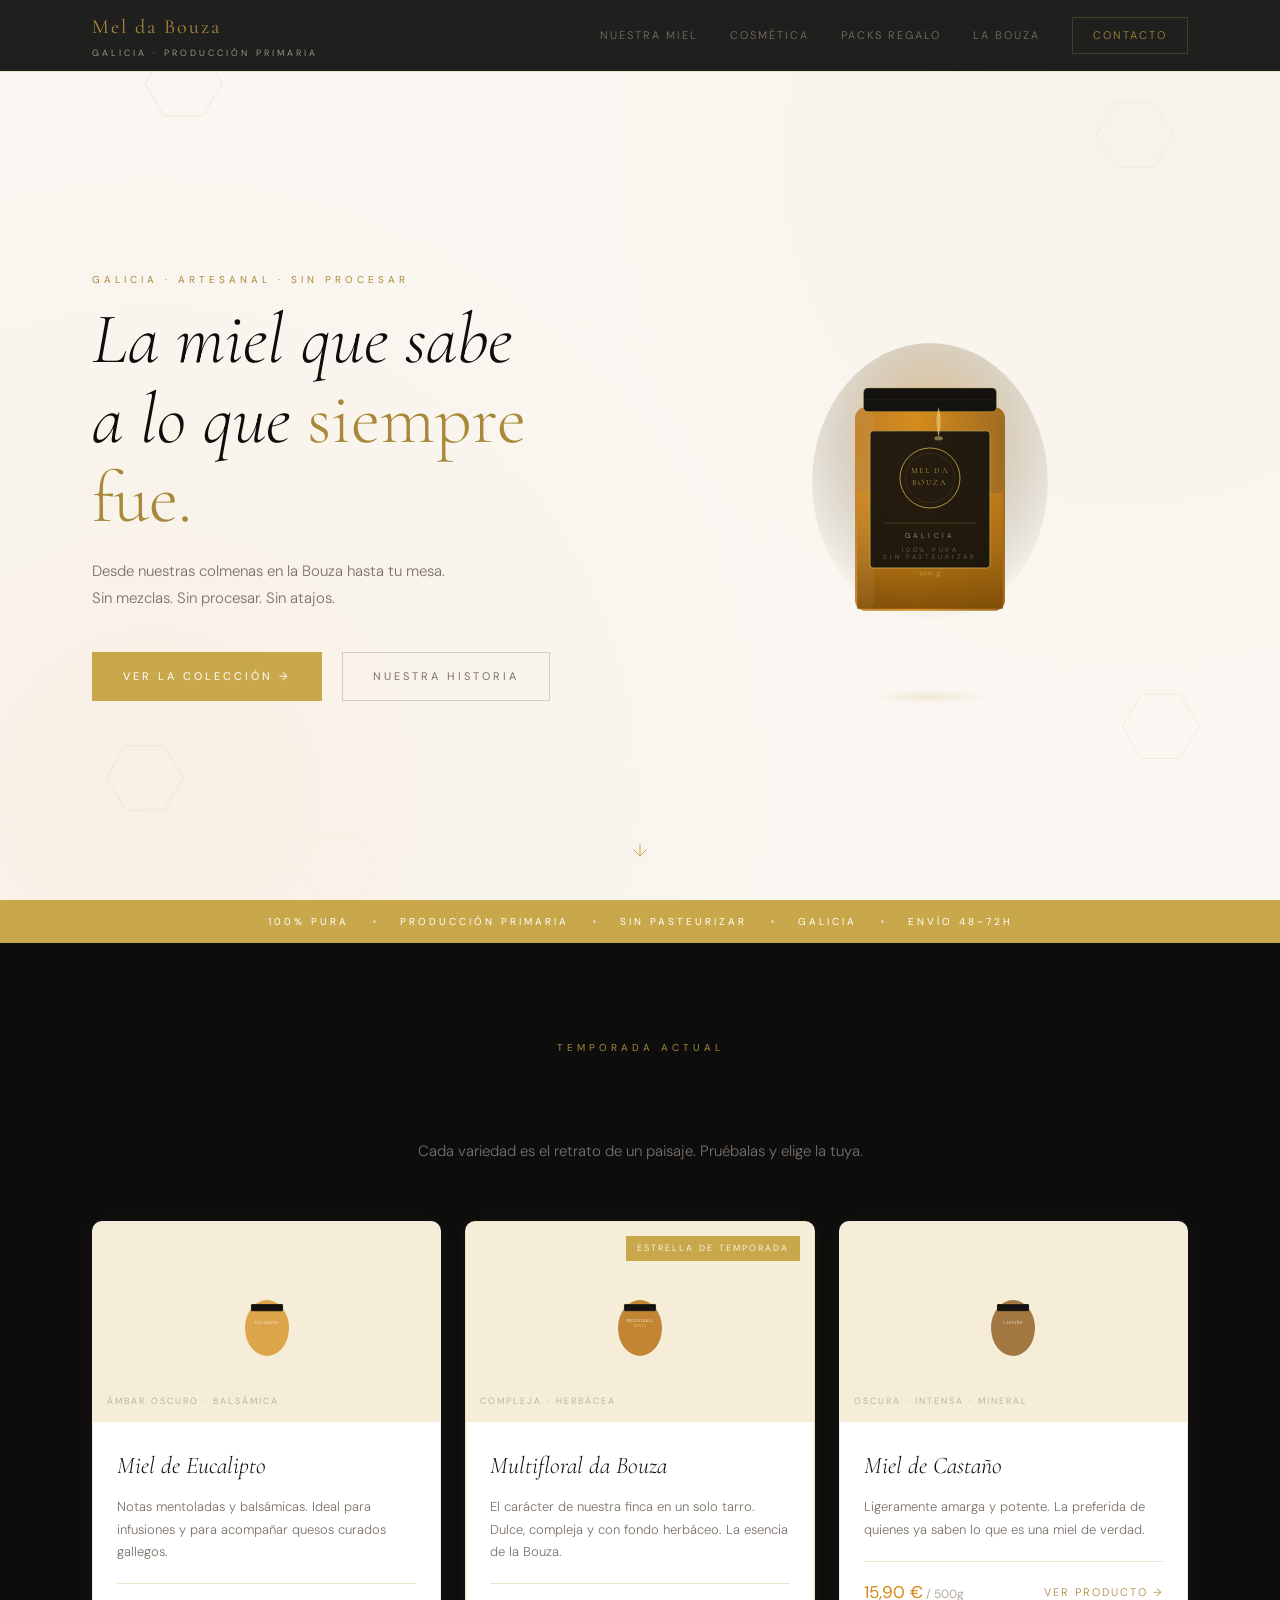
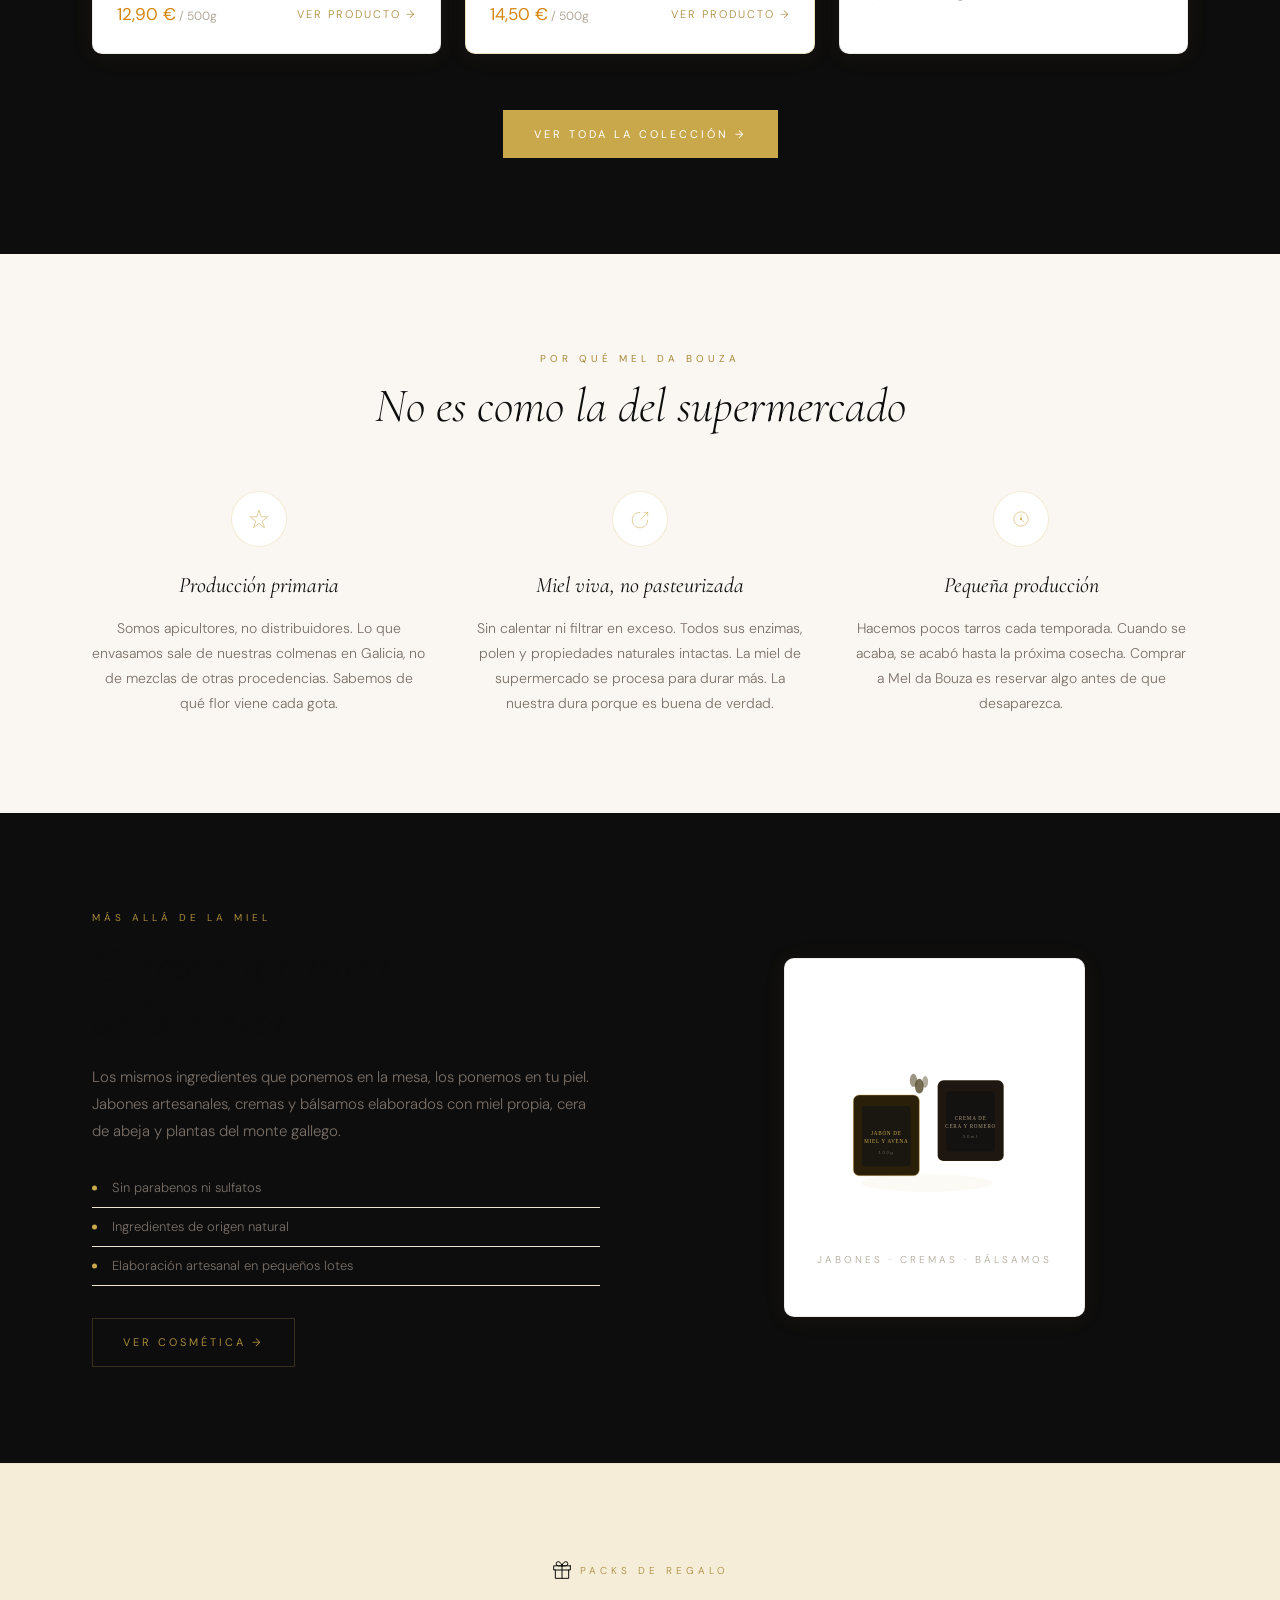
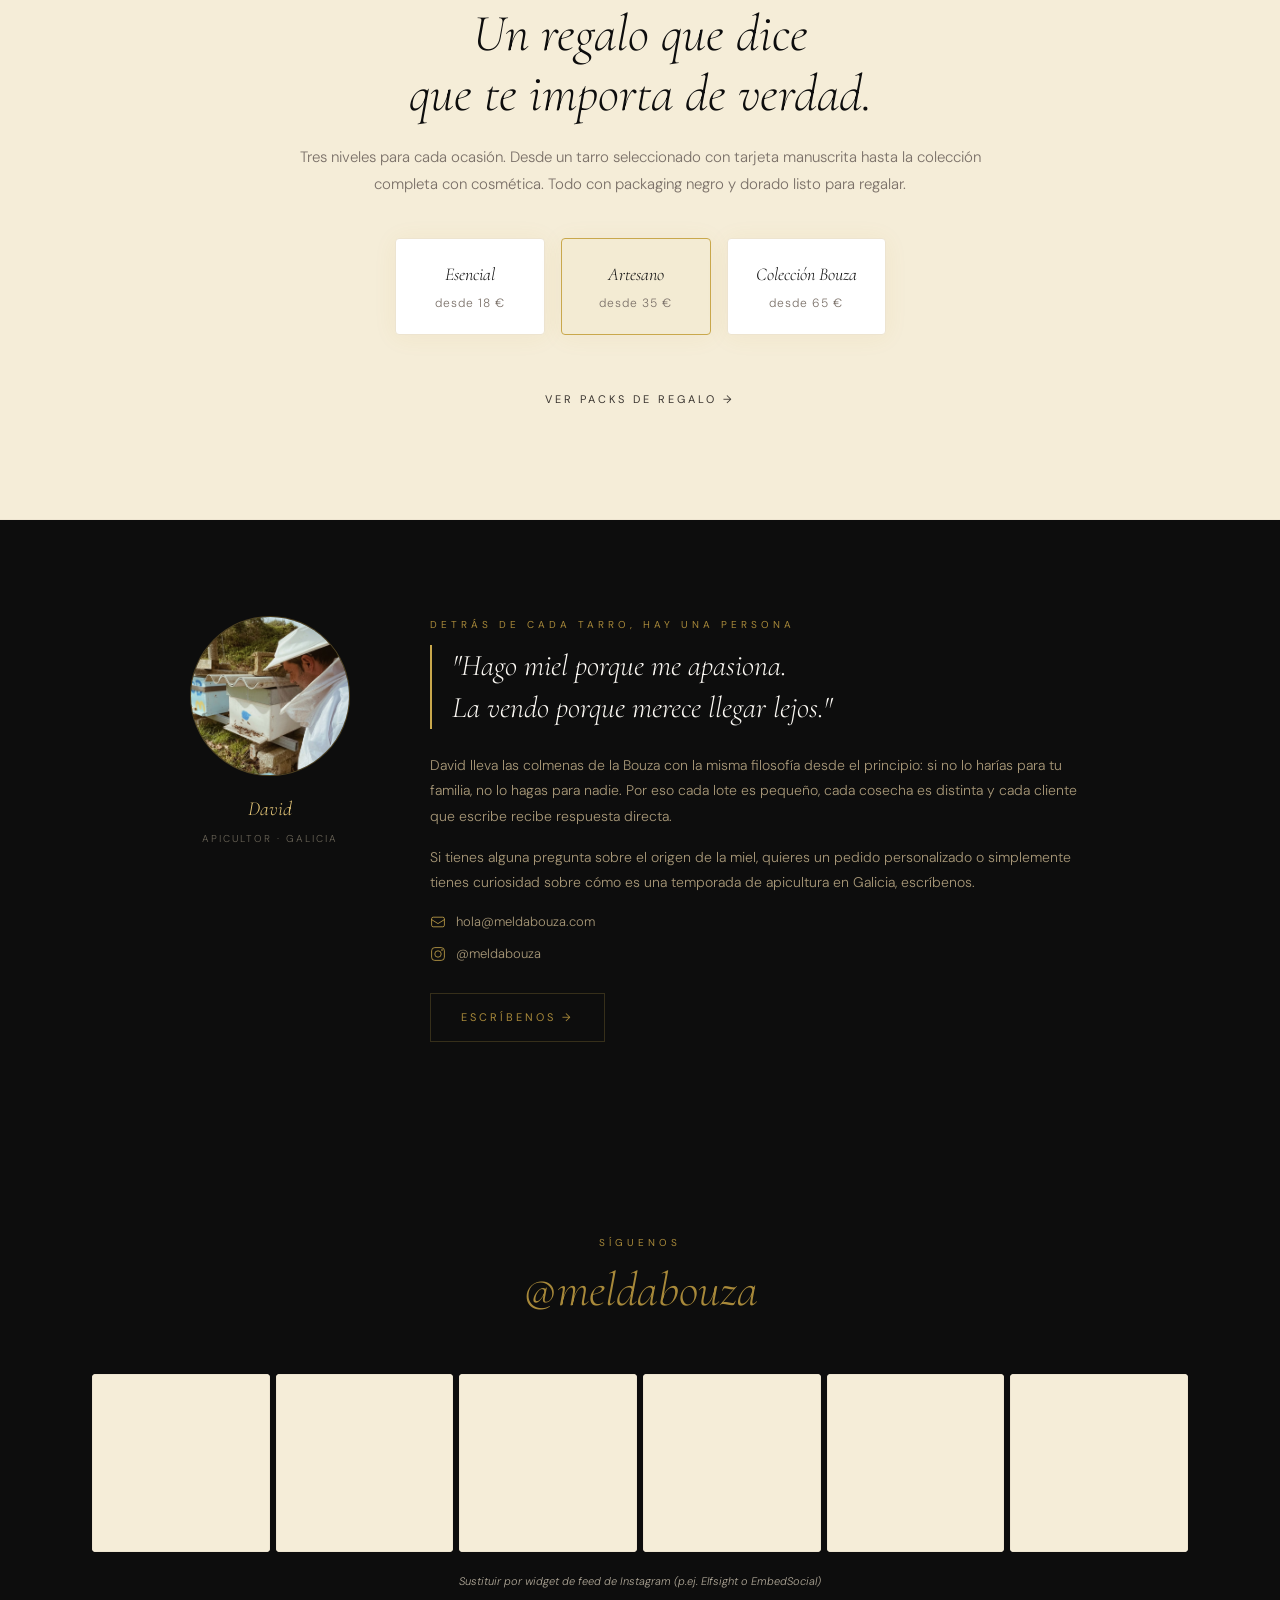
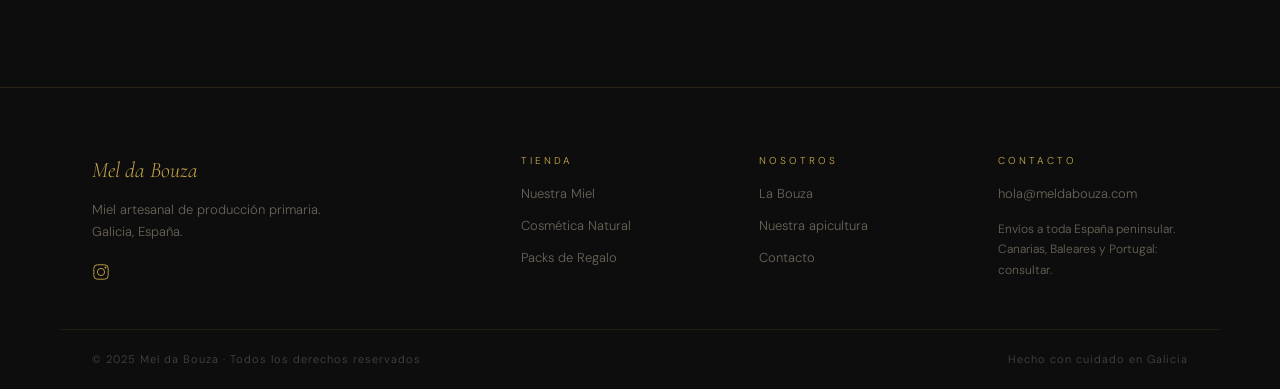
<file: index.html>
<!DOCTYPE html>
<html lang="es">
<head>
  <meta charset="UTF-8" />
  <meta name="viewport" content="width=device-width, initial-scale=1.0" />
  <meta name="description" content="Mel da Bouza — Miel artesanal de producción primaria en Galicia. 100% pura, sin pasteurizar, directa de nuestras colmenas a tu mesa." />
  <title>Mel da Bouza · Miel Artesanal de Galicia</title>

  <!-- Favicon placeholder -->
  <link rel="icon" type="image/x-icon" href="favicon.ico" />

  <!-- Google Fonts -->
  <link rel="preconnect" href="https://fonts.googleapis.com" />
  <link rel="preconnect" href="https://fonts.gstatic.com" crossorigin />
  <link href="https://fonts.googleapis.com/css2?family=Cormorant+Garamond:ital,wght@0,300;0,400;0,500;1,300;1,400&family=DM+Sans:wght@300;400;500&display=swap" rel="stylesheet" />

  <!-- Estilos -->
  <link rel="stylesheet" href="css/style.css" />
</head>
<body>

  <!-- ======================================================
       NAVEGACIÓN
  ====================================================== -->
  <header class="nav-header" id="nav-header">
    <div class="nav-inner">

      <a href="index.html" class="nav-logo">
        <span class="nav-logo-main">Mel da Bouza</span>
        <span class="nav-logo-sub">Galicia · Producción Primaria</span>
      </a>

      <button class="nav-toggle" id="nav-toggle" aria-label="Abrir menú">
        <span></span><span></span><span></span>
      </button>

      <nav class="nav-links" id="nav-links">
        <a href="productos.html">Nuestra Miel</a>
        <a href="productos.html#cosmetica">Cosmética</a>
        <a href="productos.html#packs">Packs Regalo</a>
        <a href="nosotros.html">La Bouza</a>
        <a href="contacto.html" class="nav-cta">Contacto</a>
      </nav>

    </div>
  </header>


  <!-- ======================================================
       HERO
  ====================================================== -->
  <section class="hero">

    <!-- Hexágonos decorativos de fondo -->
    <div class="hero-hexagons" aria-hidden="true">
      <svg class="hex-svg" viewBox="0 0 900 700" xmlns="http://www.w3.org/2000/svg">
        <polygon points="80,40 110,40 125,65 110,90 80,90 65,65"   fill="none" stroke="#C9A84C" stroke-width="0.6" opacity="0.25"/>
        <polygon points="820,80 850,80 865,105 850,130 820,130 805,105" fill="none" stroke="#C9A84C" stroke-width="0.6" opacity="0.15"/>
        <polygon points="50,580 80,580 95,605 80,630 50,630 35,605"  fill="none" stroke="#C9A84C" stroke-width="0.6" opacity="0.2"/>
        <polygon points="840,540 870,540 885,565 870,590 840,590 825,565" fill="none" stroke="#C9A84C" stroke-width="0.6" opacity="0.2"/>
        <polygon points="450,20 480,20 495,45 480,70 450,70 435,45"  fill="none" stroke="#C9A84C" stroke-width="0.4" opacity="0.12"/>
        <polygon points="200,650 230,650 245,675 230,700 200,700 185,675" fill="none" stroke="#C9A84C" stroke-width="0.4" opacity="0.12"/>
        <polygon points="700,620 730,620 745,645 730,670 700,670 685,645" fill="none" stroke="#C9A84C" stroke-width="0.4" opacity="0.12"/>
      </svg>
    </div>

    <div class="hero-inner">

      <!-- Columna texto -->
      <div class="hero-text">
        <p class="eyebrow reveal">Galicia · Artesanal · Sin procesar</p>
        <h1 class="hero-headline reveal delay-1">
          La miel que sabe<br>
          a lo que <em>siempre fue.</em>
        </h1>
        <p class="hero-subhead reveal delay-2">
          Desde nuestras colmenas en la Bouza hasta tu mesa.<br>
          Sin mezclas. Sin procesar. Sin atajos.
        </p>
        <div class="hero-actions reveal delay-3">
          <a href="productos.html" class="btn btn-primary">Ver la colección →</a>
          <a href="nosotros.html" class="btn btn-ghost">Nuestra historia</a>
        </div>
      </div>

      <!-- Columna ilustración -->
      <div class="hero-visual reveal delay-2" aria-hidden="true">
        <div class="jar-wrap">
          <svg viewBox="0 0 280 380" xmlns="http://www.w3.org/2000/svg" class="jar-svg">
            <defs>
              <radialGradient id="glowGrad" cx="50%" cy="35%" r="65%">
                <stop offset="0%"   stop-color="#D4860F" stop-opacity="0.45"/>
                <stop offset="100%" stop-color="#0D0D0D" stop-opacity="0"/>
              </radialGradient>
              <linearGradient id="jarGrad" x1="0%" y1="0%" x2="100%" y2="0%">
                <stop offset="0%"   stop-color="#BA7517"/>
                <stop offset="40%"  stop-color="#D4860F"/>
                <stop offset="100%" stop-color="#9A6010"/>
              </linearGradient>
              <linearGradient id="honeyDepth" x1="0%" y1="0%" x2="0%" y2="100%">
                <stop offset="0%"   stop-color="#D4860F" stop-opacity="0.5"/>
                <stop offset="100%" stop-color="#7A4A05" stop-opacity="0.9"/>
              </linearGradient>
            </defs>

            <!-- Glow ambiental -->
            <ellipse cx="140" cy="200" rx="110" ry="130" fill="url(#glowGrad)"/>

            <!-- Cuerpo del tarro -->
            <rect x="70" y="130" width="140" height="190" rx="10" fill="url(#jarGrad)" opacity="0.9"/>

            <!-- Profundidad de la miel -->
            <rect x="72" y="210" width="136" height="108" rx="0" fill="url(#honeyDepth)"/>

            <!-- Reflejo lateral izquierdo -->
            <rect x="70" y="130" width="18" height="190" rx="10" fill="white" opacity="0.06"/>

            <!-- Etiqueta -->
            <rect x="84" y="152" width="112" height="128" rx="3" fill="#0D0D0D" opacity="0.88"/>
            <rect x="84" y="152" width="112" height="128" rx="3" fill="none" stroke="#C9A84C" stroke-width="0.8"/>

            <!-- Círculo logo en etiqueta -->
            <circle cx="140" cy="196" r="28" fill="none" stroke="#C9A84C" stroke-width="0.8"/>
            <circle cx="140" cy="196" r="23" fill="none" stroke="#C9A84C" stroke-width="0.3" opacity="0.4"/>

            <text x="140" y="191" font-size="7.5" fill="#C9A84C" text-anchor="middle" font-family="'Cormorant Garamond', serif" letter-spacing="1.5">MEL DA</text>
            <text x="140" y="203" font-size="7.5" fill="#C9A84C" text-anchor="middle" font-family="'Cormorant Garamond', serif" letter-spacing="1.5">BOUZA</text>

            <!-- Línea separadora -->
            <line x1="96" y1="238" x2="184" y2="238" stroke="#C9A84C" stroke-width="0.4" opacity="0.5"/>

            <text x="140" y="252" font-size="6.5" fill="#A89878" text-anchor="middle" font-family="'DM Sans', sans-serif" letter-spacing="3">GALICIA</text>
            <text x="140" y="265" font-size="6"   fill="#6B6558" text-anchor="middle" font-family="'DM Sans', sans-serif" letter-spacing="2.5">100% PURA</text>
            <text x="140" y="272" font-size="6"   fill="#6B6558" text-anchor="middle" font-family="'DM Sans', sans-serif" letter-spacing="2.5">SIN PASTEURIZAR</text>

            <text x="140" y="287" font-size="8" fill="#E8C97A" text-anchor="middle" font-family="'Cormorant Garamond', serif" letter-spacing="1" font-style="italic">500 g</text>

            <!-- Tapa -->
            <rect x="78" y="112" width="124" height="22" rx="4" fill="#141210"/>
            <rect x="78" y="112" width="124" height="22" rx="4" fill="none" stroke="#C9A84C" stroke-width="0.5" opacity="0.6"/>
            <line x1="80" y1="123" x2="200" y2="123" stroke="#C9A84C" stroke-width="0.3" opacity="0.3"/>

            <!-- Gota de miel -->
            <path d="M 148 130 Q 152 142 148 158 Q 144 142 148 130" fill="#E8C97A" opacity="0.7"/>
            <ellipse cx="148" cy="159" rx="4" ry="2" fill="#E8C97A" opacity="0.5"/>
          </svg>

          <!-- Sombra bajo el tarro -->
          <div class="jar-shadow"></div>
        </div>
      </div>

    </div>

    <!-- Flecha scroll -->
    <a href="#garantia" class="scroll-hint" aria-label="Scroll">
      <svg width="20" height="20" viewBox="0 0 20 20" fill="none">
        <path d="M10 4 L10 16 M4 10 L10 16 L16 10" stroke="#C9A84C" stroke-width="1" stroke-linecap="round" stroke-linejoin="round"/>
      </svg>
    </a>

  </section>


  <!-- ======================================================
       FRANJA DE GARANTÍA
  ====================================================== -->
  <div class="strip" id="garantia">
    <div class="strip-inner">
      <span>100% Pura</span>
      <span class="strip-dot"></span>
      <span>Producción Primaria</span>
      <span class="strip-dot"></span>
      <span>Sin Pasteurizar</span>
      <span class="strip-dot"></span>
      <span>Galicia</span>
      <span class="strip-dot"></span>
      <span>Envío 48–72h</span>
    </div>
  </div>


  <!-- ======================================================
       PRODUCTOS DESTACADOS
  ====================================================== -->
  <section class="section section-dark" id="productos">
    <div class="container">

      <div class="section-header">
        <p class="eyebrow">Temporada actual</p>
        <h2 class="section-title">Nuestras mieles</h2>
        <p class="section-lead">Cada variedad es el retrato de un paisaje. Pruébalas y elige la tuya.</p>
      </div>

      <div class="products-grid">

        <!-- Producto 1 -->
        <article class="product-card reveal">
          <div class="product-img-wrap">
            <!-- Sustituir por: <img src="img/productos/eucalipto.jpg" alt="Miel de Eucalipto"> -->
            <div class="product-img-placeholder">
              <svg viewBox="0 0 200 200" xmlns="http://www.w3.org/2000/svg" width="80">
                <ellipse cx="100" cy="115" rx="55" ry="70" fill="#D4860F" opacity="0.7"/>
                <rect x="60" y="55" width="80" height="18" rx="3" fill="#141210" stroke="#C9A84C" stroke-width="0.5"/>
                <text x="100" y="105" font-size="9" fill="#FAF7F2" text-anchor="middle" font-family="serif" letter-spacing="1">EUCALIPTO</text>
              </svg>
            </div>
            <div class="product-tag">Ámbar oscuro · Balsámica</div>
          </div>
          <div class="product-body">
            <h3 class="product-name">Miel de Eucalipto</h3>
            <p class="product-desc">Notas mentoladas y balsámicas. Ideal para infusiones y para acompañar quesos curados gallegos.</p>
            <div class="product-footer">
              <span class="product-price">12,90 €<span class="product-unit"> / 500g</span></span>
              <a href="productos.html" class="btn-link">Ver producto →</a>
            </div>
          </div>
        </article>

        <!-- Producto 2 — destacado -->
        <article class="product-card product-card--featured reveal delay-1">
          <div class="product-badge">Estrella de temporada</div>
          <div class="product-img-wrap">
            <div class="product-img-placeholder">
              <svg viewBox="0 0 200 200" xmlns="http://www.w3.org/2000/svg" width="80">
                <ellipse cx="100" cy="115" rx="55" ry="70" fill="#BA7517" opacity="0.85"/>
                <rect x="60" y="55" width="80" height="18" rx="3" fill="#141210" stroke="#C9A84C" stroke-width="0.8"/>
                <text x="100" y="100" font-size="8" fill="#FAF7F2" text-anchor="middle" font-family="serif" letter-spacing="1">MULTIFLORAL</text>
                <text x="100" y="113" font-size="8" fill="#E8C97A" text-anchor="middle" font-family="serif" letter-spacing="1">BOUZA</text>
              </svg>
            </div>
            <div class="product-tag">Compleja · Herbácea</div>
          </div>
          <div class="product-body">
            <h3 class="product-name">Multifloral da Bouza</h3>
            <p class="product-desc">El carácter de nuestra finca en un solo tarro. Dulce, compleja y con fondo herbáceo. La esencia de la Bouza.</p>
            <div class="product-footer">
              <span class="product-price">14,50 €<span class="product-unit"> / 500g</span></span>
              <a href="productos.html" class="btn-link">Ver producto →</a>
            </div>
          </div>
        </article>

        <!-- Producto 3 -->
        <article class="product-card reveal delay-2">
          <div class="product-img-wrap">
            <div class="product-img-placeholder">
              <svg viewBox="0 0 200 200" xmlns="http://www.w3.org/2000/svg" width="80">
                <ellipse cx="100" cy="115" rx="55" ry="70" fill="#885010" opacity="0.75"/>
                <rect x="60" y="55" width="80" height="18" rx="3" fill="#141210" stroke="#C9A84C" stroke-width="0.5"/>
                <text x="100" y="105" font-size="9" fill="#FAF7F2" text-anchor="middle" font-family="serif" letter-spacing="1">CASTAÑO</text>
              </svg>
            </div>
            <div class="product-tag">Oscura · Intensa · Mineral</div>
          </div>
          <div class="product-body">
            <h3 class="product-name">Miel de Castaño</h3>
            <p class="product-desc">Ligeramente amarga y potente. La preferida de quienes ya saben lo que es una miel de verdad.</p>
            <div class="product-footer">
              <span class="product-price">15,90 €<span class="product-unit"> / 500g</span></span>
              <a href="productos.html" class="btn-link">Ver producto →</a>
            </div>
          </div>
        </article>

      </div>

      <div class="section-cta">
        <a href="productos.html" class="btn btn-primary">Ver toda la colección →</a>
      </div>

    </div>
  </section>


  <!-- ======================================================
       PUNTOS DE VALOR
  ====================================================== -->
  <section class="section section-cream" id="valores">
    <div class="container">

      <div class="section-header">
        <p class="eyebrow eyebrow-dark">Por qué Mel da Bouza</p>
        <h2 class="section-title section-title-dark">No es como la del supermercado</h2>
      </div>

      <div class="values-grid">

        <div class="value-item reveal">
          <div class="value-icon">
            <svg viewBox="0 0 40 40" fill="none" xmlns="http://www.w3.org/2000/svg">
              <polygon points="20,4 24,16 36,16 26,24 30,36 20,28 10,36 14,24 4,16 16,16" stroke="#C9A84C" stroke-width="1" fill="none"/>
            </svg>
          </div>
          <h3 class="value-title">Producción primaria</h3>
          <p class="value-text">Somos apicultores, no distribuidores. Lo que envasamos sale de nuestras colmenas en Galicia, no de mezclas de otras procedencias. Sabemos de qué flor viene cada gota.</p>
        </div>

        <div class="value-item reveal delay-1">
          <div class="value-icon">
            <svg viewBox="0 0 40 40" fill="none" xmlns="http://www.w3.org/2000/svg">
              <path d="M20 8 C12 8 6 14 6 22 C6 30 12 36 20 36 C28 36 34 30 34 22" stroke="#C9A84C" stroke-width="1" stroke-linecap="round"/>
              <path d="M27 8 L34 8 L34 15" stroke="#C9A84C" stroke-width="1" stroke-linecap="round" stroke-linejoin="round"/>
              <path d="M34 8 L22 20" stroke="#C9A84C" stroke-width="1" stroke-linecap="round"/>
            </svg>
          </div>
          <h3 class="value-title">Miel viva, no pasteurizada</h3>
          <p class="value-text">Sin calentar ni filtrar en exceso. Todos sus enzimas, polen y propiedades naturales intactas. La miel de supermercado se procesa para durar más. La nuestra dura porque es buena de verdad.</p>
        </div>

        <div class="value-item reveal delay-2">
          <div class="value-icon">
            <svg viewBox="0 0 40 40" fill="none" xmlns="http://www.w3.org/2000/svg">
              <circle cx="20" cy="20" r="13" stroke="#C9A84C" stroke-width="1"/>
              <path d="M20 12 L20 20 L26 26" stroke="#C9A84C" stroke-width="1" stroke-linecap="round" stroke-linejoin="round"/>
              <circle cx="20" cy="20" r="2" fill="#C9A84C"/>
            </svg>
          </div>
          <h3 class="value-title">Pequeña producción</h3>
          <p class="value-text">Hacemos pocos tarros cada temporada. Cuando se acaba, se acabó hasta la próxima cosecha. Comprar a Mel da Bouza es reservar algo antes de que desaparezca.</p>
        </div>

      </div>
    </div>
  </section>


  <!-- ======================================================
       COSMÉTICA — TEASER
  ====================================================== -->
  <section class="section section-dark" id="cosmetica">
    <div class="container">
      <div class="cosmetica-split">

        <div class="cosmetica-text reveal">
          <p class="eyebrow">Más allá de la miel</p>
          <h2 class="section-title">Cosmética natural<br>de la Bouza</h2>
          <p class="cosmetica-lead">Los mismos ingredientes que ponemos en la mesa, los ponemos en tu piel. Jabones artesanales, cremas y bálsamos elaborados con miel propia, cera de abeja y plantas del monte gallego.</p>
          <ul class="cosmetica-list">
            <li>Sin parabenos ni sulfatos</li>
            <li>Ingredientes de origen natural</li>
            <li>Elaboración artesanal en pequeños lotes</li>
          </ul>
          <a href="productos.html#cosmetica" class="btn btn-outline">Ver cosmética →</a>
        </div>

        <div class="cosmetica-visual reveal delay-1" aria-hidden="true">
          <!-- Placeholder: reemplazar con <img src="img/productos/cosmetica.jpg" alt="Jabones artesanales Mel da Bouza"> -->
          <div class="cosmetica-placeholder">
            <svg viewBox="0 0 300 300" xmlns="http://www.w3.org/2000/svg" width="220">
              <!-- Jabón 1 -->
              <rect x="40" y="120" width="90" height="110" rx="8" fill="#2A1F08" stroke="#C9A84C" stroke-width="0.6"/>
              <rect x="52" y="135" width="66" height="82" rx="3" fill="#1A1610"/>
              <text x="85" y="175" font-size="7" fill="#C9A84C" text-anchor="middle" font-family="serif" letter-spacing="1">JABÓN DE</text>
              <text x="85" y="186" font-size="7" fill="#C9A84C" text-anchor="middle" font-family="serif" letter-spacing="1">MIEL Y AVENA</text>
              <text x="85" y="200" font-size="6" fill="#6B6558" text-anchor="middle" font-family="sans-serif" letter-spacing="2">100g</text>
              <!-- Jabón 2 (inclinado/detrás) -->
              <rect x="155" y="100" width="90" height="110" rx="8" fill="#1E1610" stroke="#C9A84C40" stroke-width="0.5"/>
              <rect x="167" y="115" width="66" height="82" rx="3" fill="#141210"/>
              <text x="200" y="154" font-size="7" fill="#A89878" text-anchor="middle" font-family="serif" letter-spacing="1">CREMA DE</text>
              <text x="200" y="165" font-size="7" fill="#A89878" text-anchor="middle" font-family="serif" letter-spacing="1">CERA Y ROMERO</text>
              <text x="200" y="179" font-size="6" fill="#6B6558" text-anchor="middle" font-family="sans-serif" letter-spacing="2">50ml</text>
              <!-- Toque decorativo: flores/hierbas -->
              <ellipse cx="130" cy="108" rx="6" ry="10" fill="#3A2E0A" opacity="0.7"/>
              <ellipse cx="122" cy="100" rx="5" ry="9"  fill="#3A2E0A" opacity="0.5"/>
              <ellipse cx="138" cy="102" rx="4" ry="8"  fill="#3A2E0A" opacity="0.4"/>
              <!-- Etiqueta dorada suelo -->
              <ellipse cx="140" cy="240" rx="90" ry="12" fill="#C9A84C" opacity="0.06"/>
            </svg>
            <p class="cosmetica-placeholder-label">Jabones · Cremas · Bálsamos</p>
          </div>
        </div>

      </div>
    </div>
  </section>


  <!-- ======================================================
       PACKS DE REGALO — TEASER
  ====================================================== -->
  <section class="section section-gift">
    <div class="container">
      <div class="gift-inner reveal">

        <div class="gift-label">
          <svg viewBox="0 0 24 24" fill="none" width="20" xmlns="http://www.w3.org/2000/svg">
            <path d="M20 12v10H4V12M22 7H2v5h20V7zM12 22V7M12 7H7.5a2.5 2.5 0 010-5C11 2 12 7 12 7zM12 7h4.5a2.5 2.5 0 000-5C13 2 12 7 12 7z" stroke="#0D0D0D" stroke-width="1.2" stroke-linecap="round" stroke-linejoin="round"/>
          </svg>
          Packs de regalo
        </div>

        <h2 class="gift-title">Un regalo que dice<br>que te importa de verdad.</h2>

        <p class="gift-text">Tres niveles para cada ocasión. Desde un tarro seleccionado con tarjeta manuscrita hasta la colección completa con cosmética. Todo con packaging negro y dorado listo para regalar.</p>

        <div class="gift-tiers">
          <div class="gift-tier">
            <span class="gift-tier-name">Esencial</span>
            <span class="gift-tier-price">desde 18 €</span>
          </div>
          <div class="gift-tier gift-tier--mid">
            <span class="gift-tier-name">Artesano</span>
            <span class="gift-tier-price">desde 35 €</span>
          </div>
          <div class="gift-tier">
            <span class="gift-tier-name">Colección Bouza</span>
            <span class="gift-tier-price">desde 65 €</span>
          </div>
        </div>

        <a href="productos.html#packs" class="btn btn-dark">Ver packs de regalo →</a>

      </div>
    </div>
  </section>


  <!-- ======================================================
       DAVID — HUMANIZACIÓN
  ====================================================== -->
  <section class="section section-dark" id="david">
    <div class="container">
      <div class="david-split">

        <div class="david-avatar-wrap reveal">
          <div class="david-avatar">
            <!-- Placeholder: reemplazar con <img src="img/branding/david.jpg" alt="David, apicultor de Mel da Bouza"> -->
            <img src="img/branding/david.jpg" alt="David, apicultor de Mel da Bouza">
          </div>
          <div class="david-name-plate">
            <span class="david-name">David</span>
            <span class="david-role">Apicultor · Galicia</span>
          </div>
        </div>

        <div class="david-text reveal delay-1">
          <p class="eyebrow">Detrás de cada tarro, hay una persona</p>
          <blockquote class="david-quote">
            "Hago miel porque me apasiona.<br>La vendo porque merece llegar lejos."
          </blockquote>
          <p class="david-body">David lleva las colmenas de la Bouza con la misma filosofía desde el principio: si no lo harías para tu familia, no lo hagas para nadie. Por eso cada lote es pequeño, cada cosecha es distinta y cada cliente que escribe recibe respuesta directa.</p>
          <p class="david-body">Si tienes alguna pregunta sobre el origen de la miel, quieres un pedido personalizado o simplemente tienes curiosidad sobre cómo es una temporada de apicultura en Galicia, escríbenos.</p>
          <div class="david-contact">
            <a href="mailto:hola@meldabouza.com" class="david-contact-link">
              <svg viewBox="0 0 20 20" fill="none" width="16" xmlns="http://www.w3.org/2000/svg">
                <rect x="2" y="4" width="16" height="12" rx="2" stroke="#C9A84C" stroke-width="1"/>
                <path d="M2 7 L10 12 L18 7" stroke="#C9A84C" stroke-width="1" stroke-linecap="round"/>
              </svg>
              hola@meldabouza.com
            </a>
            <a href="https://instagram.com/meldabouza" target="_blank" rel="noopener" class="david-contact-link">
              <svg viewBox="0 0 20 20" fill="none" width="16" xmlns="http://www.w3.org/2000/svg">
                <rect x="2" y="2" width="16" height="16" rx="4" stroke="#C9A84C" stroke-width="1"/>
                <circle cx="10" cy="10" r="4" stroke="#C9A84C" stroke-width="1"/>
                <circle cx="15" cy="5" r="1" fill="#C9A84C"/>
              </svg>
              @meldabouza
            </a>
          </div>
          <a href="contacto.html" class="btn btn-outline">Escríbenos →</a>
        </div>

      </div>
    </div>
  </section>


  <!-- ======================================================
       INSTAGRAM FEED — PLACEHOLDER
  ====================================================== -->
  <section class="section section-dark insta-section">
    <div class="container">
      <div class="section-header">
        <p class="eyebrow">Síguenos</p>
        <h2 class="section-title">
          <a href="https://instagram.com/meldabouza" target="_blank" rel="noopener" class="insta-handle">@meldabouza</a>
        </h2>
      </div>

      <!-- Placeholder grid: reemplazar cada item con tu feed real o widget de Instagram -->
      <div class="insta-grid">
        <div class="insta-item reveal"><div class="insta-placeholder"></div></div>
        <div class="insta-item reveal delay-1"><div class="insta-placeholder"></div></div>
        <div class="insta-item reveal delay-2"><div class="insta-placeholder"></div></div>
        <div class="insta-item reveal delay-1"><div class="insta-placeholder"></div></div>
        <div class="insta-item reveal delay-2"><div class="insta-placeholder"></div></div>
        <div class="insta-item reveal delay-3"><div class="insta-placeholder"></div></div>
      </div>
      <p class="insta-note">Sustituir por widget de feed de Instagram (p.ej. Elfsight o EmbedSocial)</p>
    </div>
  </section>


  <!-- ======================================================
       FOOTER
  ====================================================== -->
  <footer class="footer">
    <div class="footer-inner">

      <div class="footer-brand">
        <p class="footer-logo">Mel da Bouza</p>
        <p class="footer-tagline">Miel artesanal de producción primaria.<br>Galicia, España.</p>
        <div class="footer-social">
          <a href="https://instagram.com/meldabouza" target="_blank" rel="noopener" aria-label="Instagram">
            <svg viewBox="0 0 20 20" fill="none" width="18" xmlns="http://www.w3.org/2000/svg">
              <rect x="2" y="2" width="16" height="16" rx="4" stroke="#C9A84C" stroke-width="1"/>
              <circle cx="10" cy="10" r="4" stroke="#C9A84C" stroke-width="1"/>
              <circle cx="15" cy="5" r="1" fill="#C9A84C"/>
            </svg>
          </a>
        </div>
      </div>

      <nav class="footer-nav">
        <p class="footer-nav-title">Tienda</p>
        <a href="productos.html">Nuestra Miel</a>
        <a href="productos.html#cosmetica">Cosmética Natural</a>
        <a href="productos.html#packs">Packs de Regalo</a>
      </nav>

      <nav class="footer-nav">
        <p class="footer-nav-title">Nosotros</p>
        <a href="nosotros.html">La Bouza</a>
        <a href="nosotros.html#apicultura">Nuestra apicultura</a>
        <a href="contacto.html">Contacto</a>
      </nav>

      <div class="footer-info">
        <p class="footer-nav-title">Contacto</p>
        <a href="mailto:hola@meldabouza.com">hola@meldabouza.com</a>
        <p class="footer-legal-text">Envíos a toda España peninsular.<br>Canarias, Baleares y Portugal: consultar.</p>
      </div>

    </div>

    <div class="footer-bottom">
      <p>&copy; 2025 Mel da Bouza · Todos los derechos reservados</p>
      <p>Hecho con cuidado en Galicia</p>
    </div>
  </footer>


  <!-- Scripts -->
  <script src="js/main.js"></script>

</body>
</html>
</file>
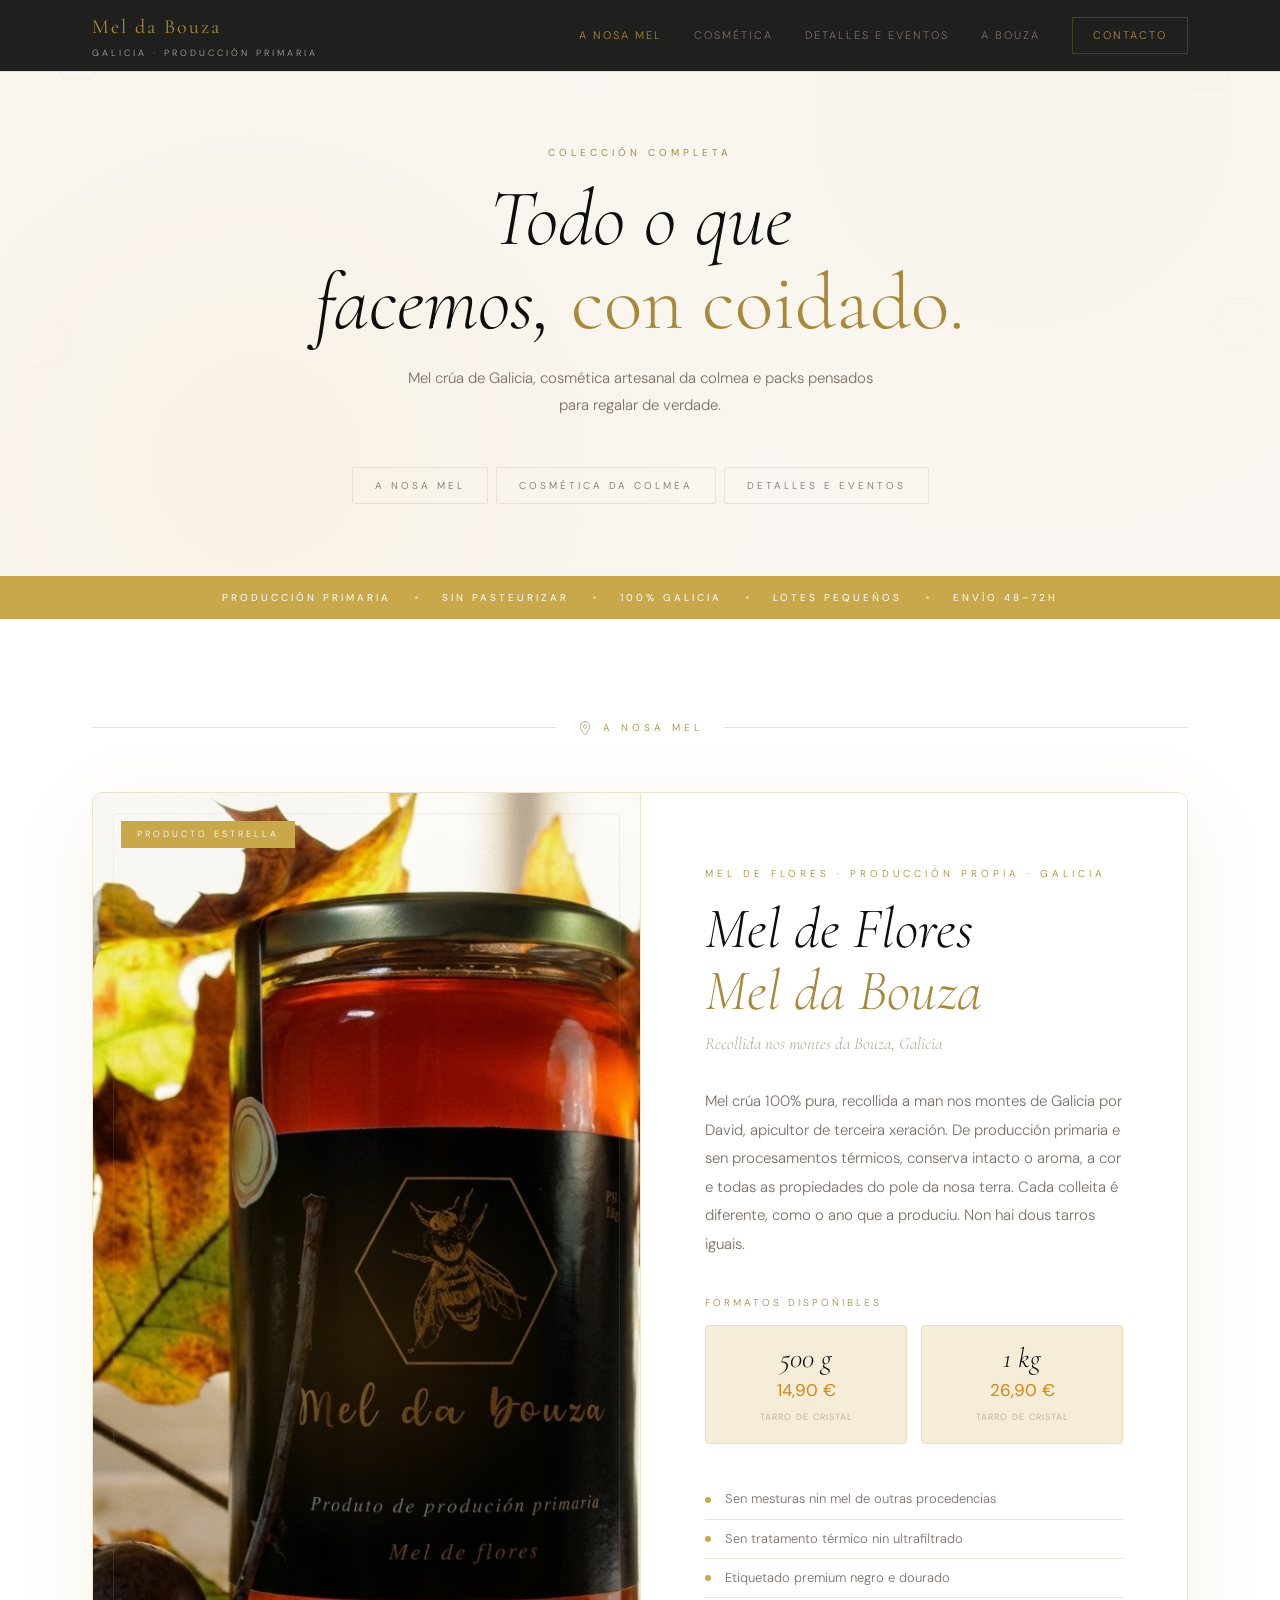
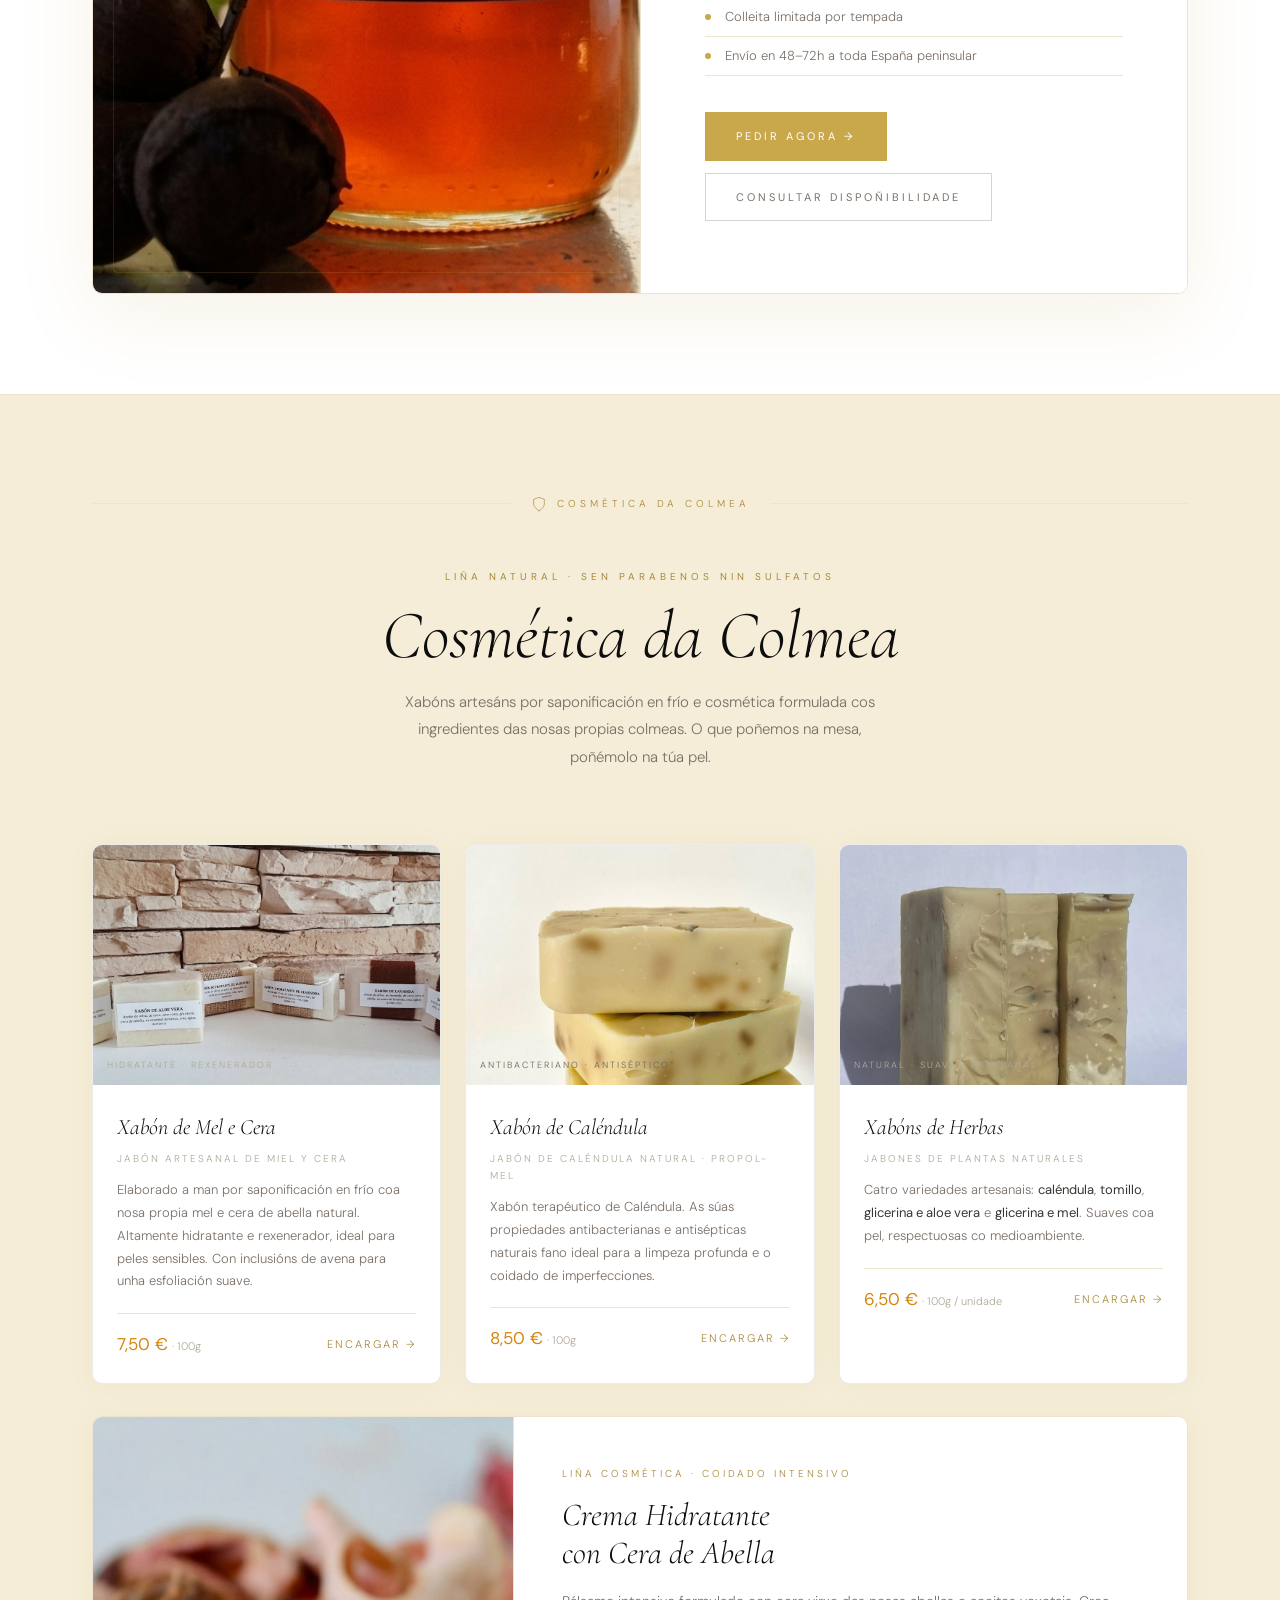
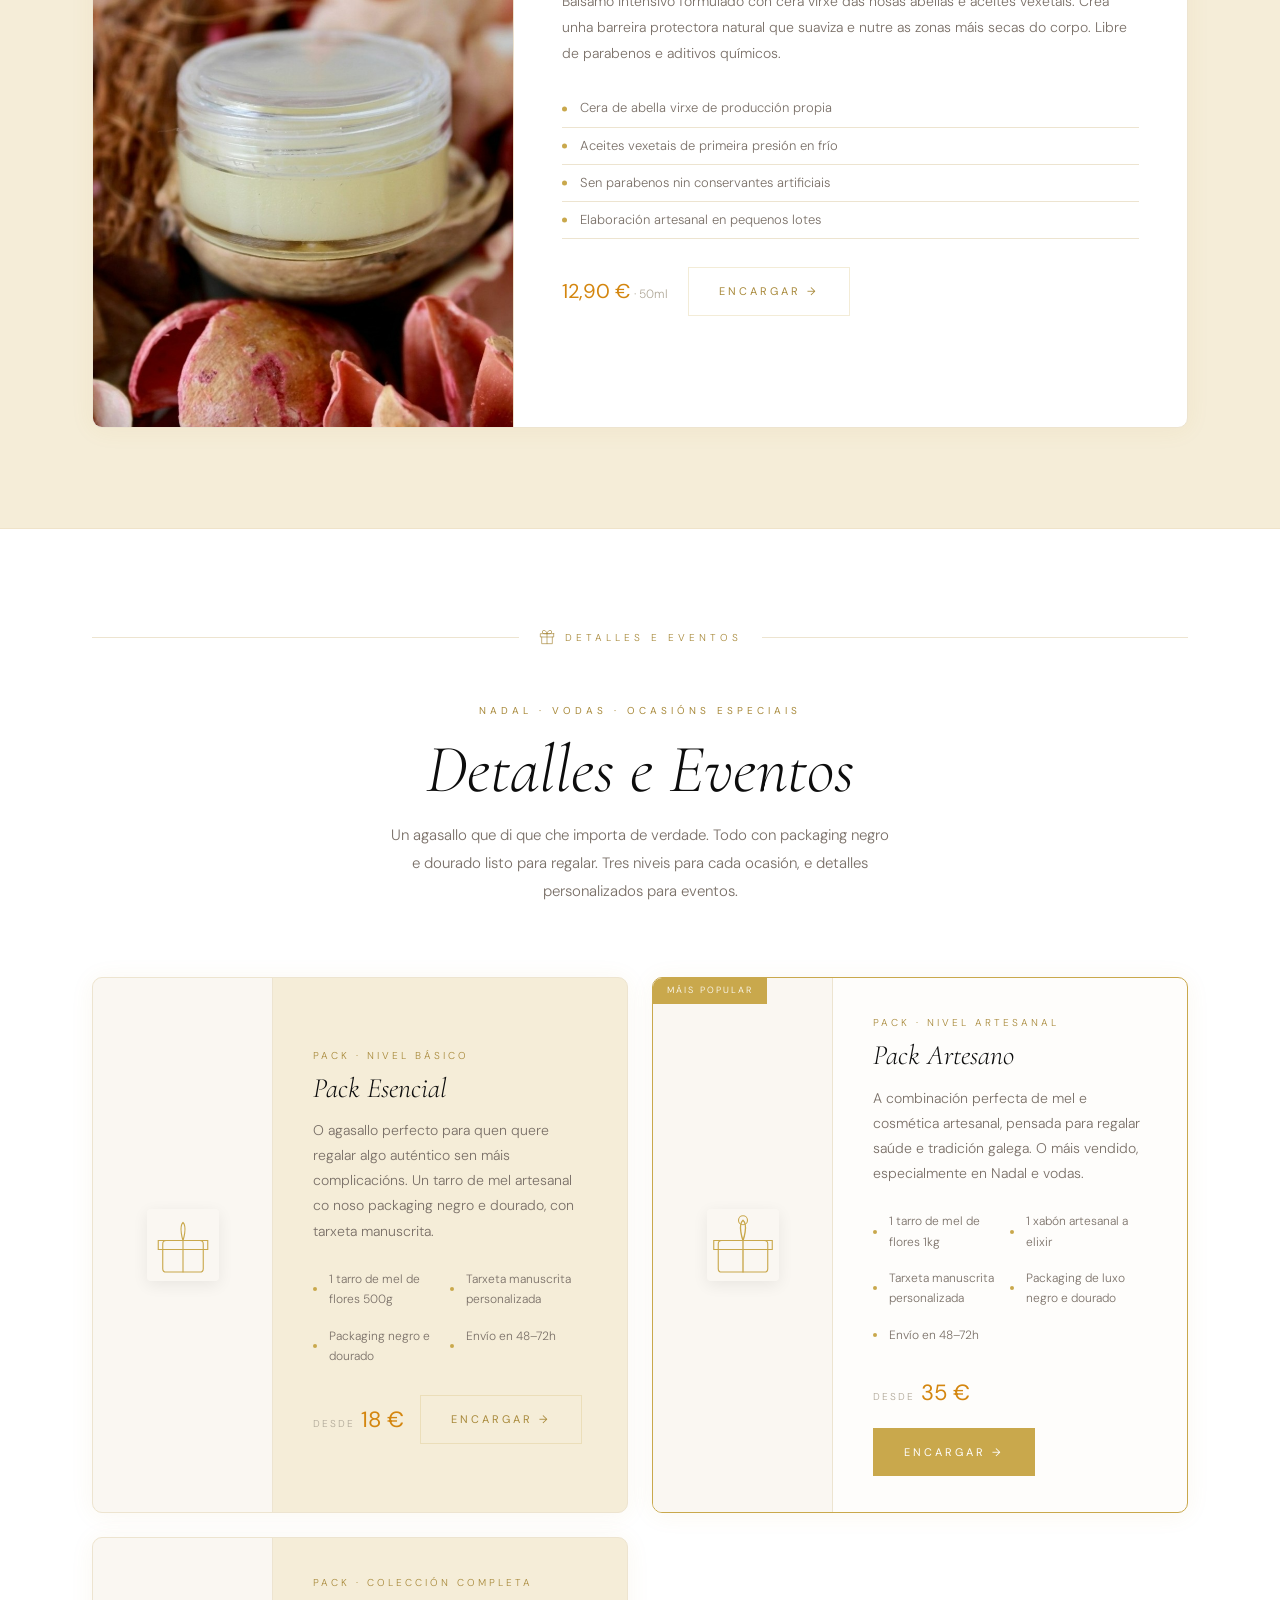
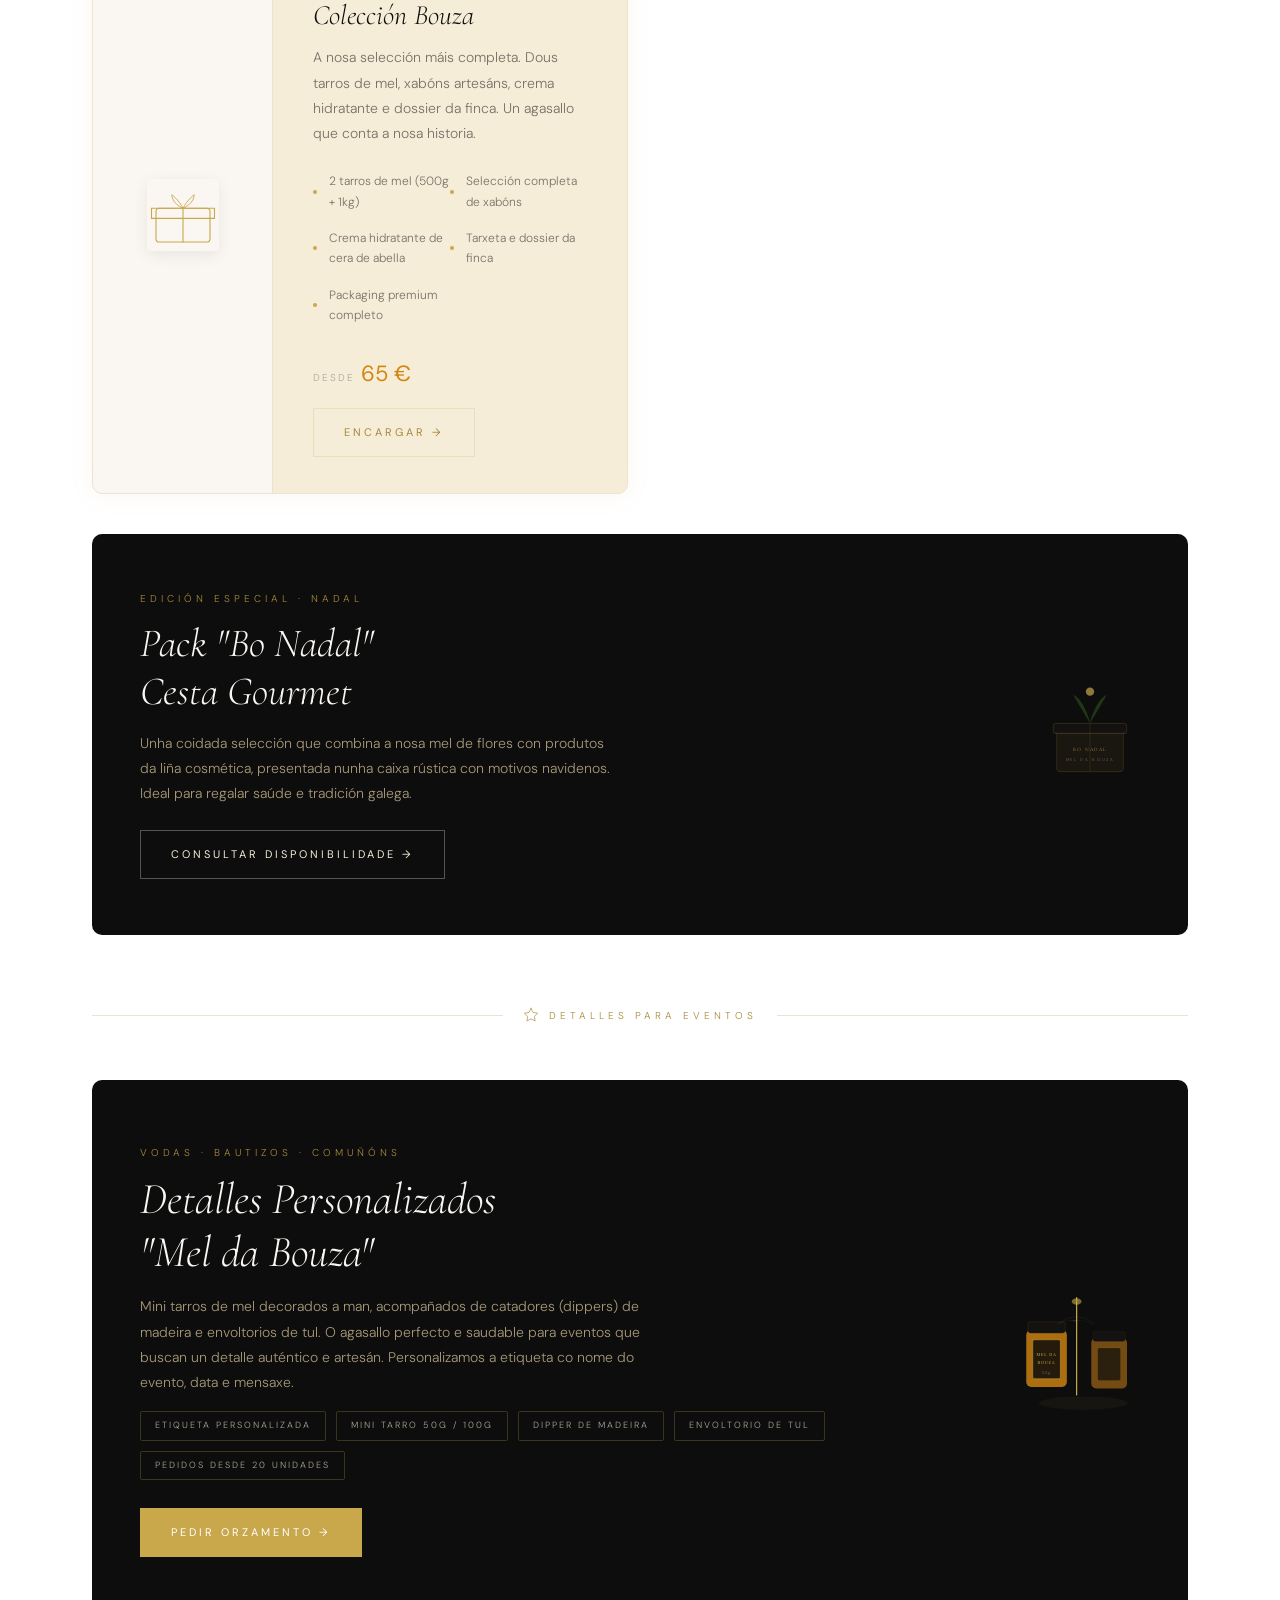
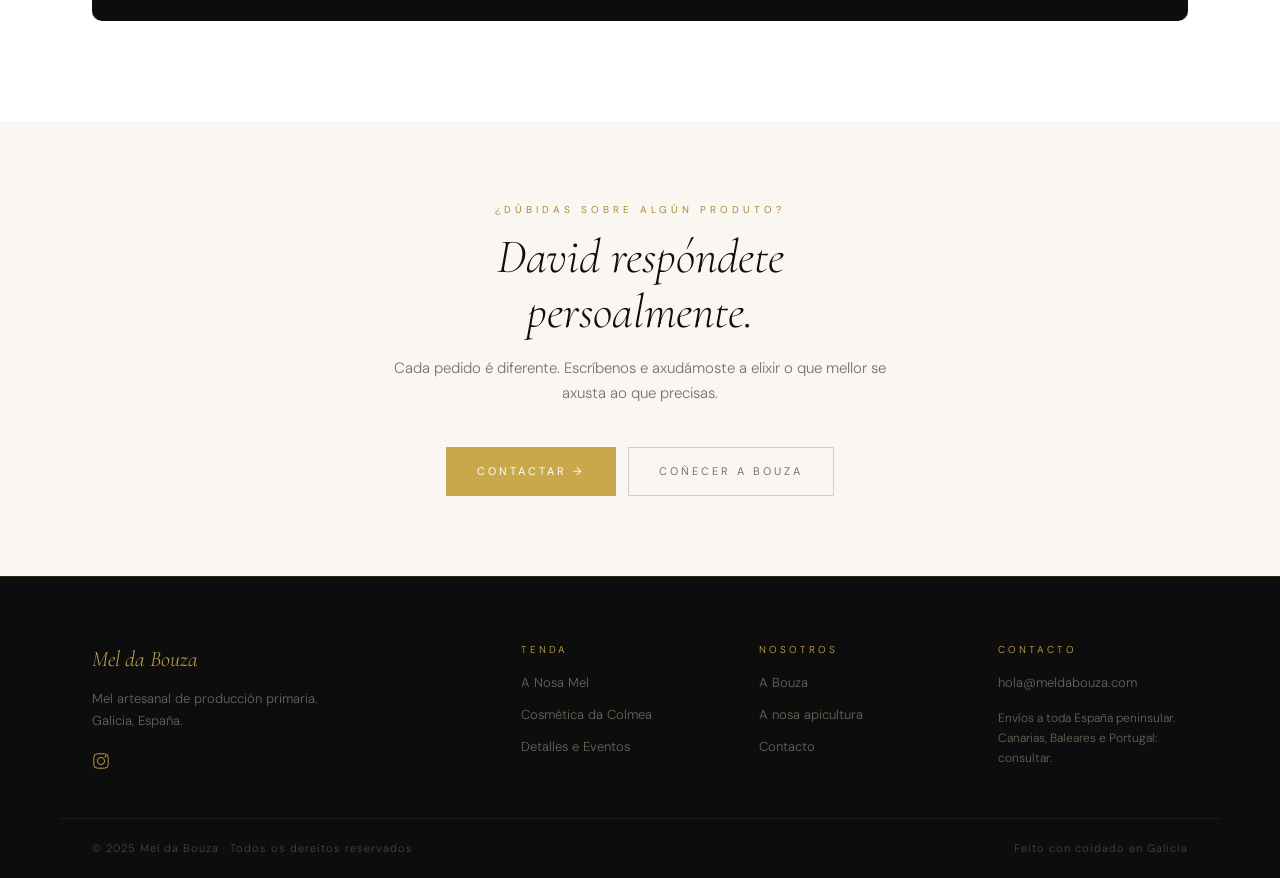
<file: productos.html>
<!DOCTYPE html>
<html lang="gl">
<head>
  <meta charset="UTF-8" />
  <meta name="viewport" content="width=device-width, initial-scale=1.0" />
  <meta name="description" content="Mel da Bouza — Miel de flores artesanal, jabones naturales y cosmética de cera de abeja. Producción primaria en Galicia." />
  <title>Produtos · Mel da Bouza · Mel Artesanal de Galicia</title>

  <link rel="icon" type="image/x-icon" href="favicon.ico" />

  <!-- Google Fonts -->
  <link rel="preconnect" href="https://fonts.googleapis.com" />
  <link rel="preconnect" href="https://fonts.gstatic.com" crossorigin />
  <link href="https://fonts.googleapis.com/css2?family=Cormorant+Garamond:ital,wght@0,300;0,400;0,500;1,300;1,400&family=DM+Sans:wght@300;400;500&display=swap" rel="stylesheet" />

  <link rel="stylesheet" href="css/style.css" />

  <style>

    /* ══════════════════════════════════════════════════════════
       PAGE HERO
    ══════════════════════════════════════════════════════════ */
    .page-hero {
      padding-top: calc(var(--nav-h) + 72px);
      padding-bottom: 72px;
      background: var(--crema);
      text-align: center;
      position: relative;
      overflow: hidden;
    }
    .page-hero::before {
      content: '';
      position: absolute;
      inset: 0;
      background-image:
        radial-gradient(circle at 20% 80%, rgba(212,134,15,0.05) 0%, transparent 50%),
        radial-gradient(circle at 80% 20%, rgba(201,168,76,0.04) 0%, transparent 45%);
      pointer-events: none;
    }
    .page-hero-eyebrow {
      font-size: 10px;
      font-weight: 400;
      letter-spacing: 4px;
      text-transform: uppercase;
      color: var(--dorado-oscuro);
      margin-bottom: 16px;
    }
    .page-hero-title {
      font-family: var(--font-titulo);
      font-size: clamp(44px, 7vw, 80px);
      font-weight: 300;
      font-style: italic;
      color: var(--negro);
      line-height: 1.05;
      margin-bottom: 20px;
    }
    .page-hero-sub {
      font-size: 15px;
      color: var(--gris-medio);
      max-width: 480px;
      margin-inline: auto;
      line-height: 1.8;
    }
    .page-hero-nav {
      display: flex;
      align-items: center;
      justify-content: center;
      gap: 8px;
      margin-top: 48px;
      flex-wrap: wrap;
    }
    .page-hero-nav a {
      font-size: 10px;
      letter-spacing: 3px;
      text-transform: uppercase;
      color: var(--gris-medio);
      padding: 9px 22px;
      border: 1px solid var(--borde-gris);
      border-radius: 2px;
      transition: color var(--trans), border-color var(--trans), background var(--trans);
    }
    .page-hero-nav a:hover,
    .page-hero-nav a.active {
      color: var(--dorado-oscuro);
      border-color: var(--borde);
      background: rgba(201,168,76,0.04);
    }
    .page-hero-hex {
      position: absolute;
      inset: 0;
      pointer-events: none;
    }


    /* ══════════════════════════════════════════════════════════
       SEPARADOR DORADO — divide secciones
    ══════════════════════════════════════════════════════════ */
    .separador-dorado {
      width: 100%;
      height: 1px;
      background: var(--dorado);
      opacity: 0.25;
      border: none;
      margin: 0;
    }


    /* ══════════════════════════════════════════════════════════
       SECTION DIVIDER INTERIOR (reutilizado del original)
    ══════════════════════════════════════════════════════════ */
    .section-divider {
      display: flex;
      align-items: center;
      gap: 20px;
      margin-bottom: 56px;
    }
    .section-divider-line {
      flex: 1;
      height: 1px;
      background: var(--crema-borde);
    }
    .section-divider-label {
      display: flex;
      align-items: center;
      gap: 10px;
      font-size: 10px;
      letter-spacing: 4px;
      text-transform: uppercase;
      color: var(--dorado-oscuro);
      white-space: nowrap;
    }


    /* ══════════════════════════════════════════════════════════
       SECCIÓN #miel — SINGLE PRODUCT SHOWCASE (split layout)
       Fondo: var(--blanco) | Protagonista absoluta
    ══════════════════════════════════════════════════════════ */
    .seccion-miel {
      padding: 100px 0;
      background: var(--blanco);
    }

    /* Split de ancho completo: visual izquierda | texto derecha */
    .miel-showcase {
      display: grid;
      grid-template-columns: 1fr 1fr;
      gap: 0;
      min-height: 640px;
      border-radius: var(--radio-lg, 12px);
      overflow: hidden;
      border: 1px solid var(--crema-borde, #EDE4D0);
      box-shadow: 0 20px 80px rgba(180,130,20,0.10);
    }

    /* Panel visual: fondo crema cálido, tarro grande centrado */
    .miel-showcase-visual {
      background: var(--crema, #F5EDD9);
      display: flex;
      align-items: center;
      justify-content: center;
      position: relative;
      overflow: hidden;
      min-height: 600px;
    }
    .miel-showcase-visual::before {
      /* Halo de luz dorada detrás del tarro */
      content: '';
      position: absolute;
      width: 420px; height: 420px;
      border-radius: 50%;
      background: radial-gradient(circle, rgba(212,134,15,0.18) 0%, transparent 70%);
      top: 50%; left: 50%;
      transform: translate(-50%, -50%);
      pointer-events: none;
    }
    .miel-showcase-visual img {
      width: 100%;
      height: 100%;
      object-fit: cover;
      object-position: center center;
      display: block;
      border-radius: 0;
      box-shadow: none;
    }
    .miel-showcase-visual svg {
      position: relative;
      z-index: 1;
      filter: drop-shadow(0 24px 56px rgba(180,130,20,0.22));
    }
    .miel-showcase-badge {
      position: absolute;
      top: 28px; left: 28px;
      background: var(--dorado);
      color: var(--blanco);
      font-size: 9px;
      letter-spacing: 3px;
      text-transform: uppercase;
      padding: 6px 16px;
      z-index: 2;
    }
    /* Líneas decorativas en las esquinas del panel visual */
    .miel-showcase-visual::after {
      content: '';
      position: absolute;
      inset: 20px;
      border: 1px solid rgba(201,168,76,0.15);
      border-radius: 4px;
      pointer-events: none;
      z-index: 0;
    }

    /* Panel texto */
    .miel-showcase-texto {
      padding: 72px 64px;
      display: flex;
      flex-direction: column;
      justify-content: center;
      background: var(--blanco);
      border-left: 1px solid var(--crema-borde, #EDE4D0);
    }
    .miel-showcase-eyebrow {
      font-size: 10px;
      letter-spacing: 4px;
      text-transform: uppercase;
      color: var(--dorado-oscuro);
      margin-bottom: 16px;
      display: block;
    }
    .miel-showcase-titulo {
      font-family: var(--font-titulo);
      font-size: clamp(38px, 4.5vw, 60px);
      font-weight: 300;
      font-style: italic;
      color: var(--negro);
      line-height: 1.08;
      margin-bottom: 8px;
    }
    .miel-showcase-subtitulo {
      font-family: var(--font-titulo);
      font-size: 17px;
      font-style: italic;
      color: var(--gris-suave);
      margin-bottom: 28px;
      display: block;
    }
    .miel-showcase-desc {
      font-size: 15px;
      color: var(--gris-medio);
      line-height: 1.9;
      margin-bottom: 36px;
      max-width: 440px;
    }

    /* Formatos disponibles */
    .miel-showcase-formatos-titulo {
      font-size: 10px;
      letter-spacing: 3px;
      text-transform: uppercase;
      color: var(--dorado-oscuro);
      margin-bottom: 14px;
    }
    .miel-showcase-formatos {
      display: flex;
      gap: 14px;
      margin-bottom: 36px;
    }
    .miel-formato {
      border: 1px solid var(--borde, rgba(201,168,76,0.35));
      border-radius: var(--radio, 4px);
      padding: 18px 28px;
      text-align: center;
      background: var(--crema-suave, #FAF7F2);
      flex: 1;
      transition: border-color var(--trans), box-shadow var(--trans), transform var(--trans);
      cursor: default;
    }
    .miel-formato:hover {
      border-color: var(--dorado);
      box-shadow: 0 4px 20px rgba(180,140,40,0.10);
      transform: translateY(-2px);
    }
    .miel-formato span { display: block; }
    .miel-formato-size {
      font-family: var(--font-titulo);
      font-size: 28px;
      font-style: italic;
      color: var(--negro);
      line-height: 1;
    }
    .miel-formato-precio {
      font-size: 17px;
      color: var(--ambar);
      font-weight: 400;
      margin-top: 4px;
    }
    .miel-formato-nota {
      font-size: 9px;
      color: var(--gris-suave);
      letter-spacing: 1px;
      margin-top: 5px;
      text-transform: uppercase;
    }

    /* Garantías / sellos de calidad */
    .miel-showcase-garantias {
      list-style: none;
      margin-bottom: 36px;
    }
    .miel-showcase-garantias li {
      font-size: 13px;
      color: var(--gris-medio);
      padding: 8px 0 8px 20px;
      position: relative;
      border-bottom: 1px solid var(--crema-borde, #EDE4D0);
    }
    .miel-showcase-garantias li::before {
      content: '';
      position: absolute;
      left: 0; top: 50%;
      transform: translateY(-50%);
      width: 6px; height: 6px;
      border-radius: 50%;
      background: var(--dorado);
    }
    .miel-showcase-acciones {
      display: flex;
      gap: 12px;
      flex-wrap: wrap;
    }


    /* ══════════════════════════════════════════════════════════
       SECCIÓN #cosmetica — fondo var(--crema-suave), grid 3 col
    ══════════════════════════════════════════════════════════ */
    .seccion-cosmetica {
      padding: 100px 0;
      background: var(--crema-suave, #FAF7F2);
    }
    .cosmetica-header {
      text-align: center;
      margin-bottom: 72px;
    }
    .cosmetica-header-title {
      font-family: var(--font-titulo);
      font-size: clamp(40px, 5.5vw, 68px);
      font-weight: 300;
      font-style: italic;
      color: var(--negro);
      line-height: 1.08;
      margin-bottom: 16px;
    }
    .cosmetica-header-sub {
      font-size: 15px;
      color: var(--gris-medio);
      max-width: 500px;
      margin-inline: auto;
      line-height: 1.85;
    }

    /* Grid 3 columnas — tarjetas compactas */
    .cosmetica-grid {
      display: grid;
      grid-template-columns: repeat(3, 1fr);
      gap: 24px;
    }
    .cosmetica-tarjeta {
      background: var(--blanco);
      border: 1px solid var(--borde-gris, rgba(0,0,0,0.08));
      border-radius: var(--radio-lg, 12px);
      overflow: hidden;
      box-shadow: var(--sombra);
      transition: box-shadow var(--trans), transform var(--trans), border-color var(--trans);
    }
    .cosmetica-tarjeta:hover {
      border-color: var(--borde, rgba(201,168,76,0.4));
      box-shadow: 0 8px 40px rgba(180,140,40,0.10);
      transform: translateY(-4px);
    }
    .cosmetica-visual {
      height: 240px;
      background: var(--crema, #F5EDD9);
      display: flex;
      align-items: center;
      justify-content: center;
      position: relative;
      overflow: hidden;
    }
    .cosmetica-visual img {
      width: 100%;
      height: 100%;
      object-fit: cover;
      object-position: center center;
      display: block;
      border-radius: 0;
      box-shadow: none;
    }
    .cosmetica-visual svg {
      border-radius: 4px;
      box-shadow: 0 4px 16px rgba(0,0,0,0.06);
    }
    .cosmetica-scent {
      position: absolute;
      bottom: 12px; left: 14px;
      font-size: 9px;
      letter-spacing: 2px;
      text-transform: uppercase;
      color: var(--gris-suave);
    }
    .cosmetica-body {
      padding: 24px;
    }
    .cosmetica-nombre {
      font-family: var(--font-titulo);
      font-size: 22px;
      font-weight: 300;
      font-style: italic;
      color: var(--negro);
      margin-bottom: 4px;
    }
    .cosmetica-galego {
      font-size: 10px;
      letter-spacing: 2px;
      text-transform: uppercase;
      color: var(--gris-suave);
      margin-bottom: 12px;
      display: block;
    }
    .cosmetica-desc {
      font-size: 13px;
      color: var(--gris-medio);
      line-height: 1.75;
      margin-bottom: 20px;
    }
    .cosmetica-footer {
      display: flex;
      align-items: center;
      justify-content: space-between;
      border-top: 1px solid var(--crema-borde, #EDE4D0);
      padding-top: 16px;
    }
    .cosmetica-precio { font-size: 17px; color: var(--ambar); font-weight: 400; }
    .cosmetica-peso   { font-size: 11px; color: var(--gris-suave); }

    /* Tarjeta crema — ocupa las 3 columnas, imagen a un lado */
    .cosmetica-crema-card {
      grid-column: 1 / -1;
      display: grid;
      grid-template-columns: 1fr 1.6fr;
      border: 1px solid var(--crema-borde, #EDE4D0);
      border-radius: var(--radio-lg, 12px);
      overflow: hidden;
      background: var(--blanco);
      box-shadow: var(--sombra);
      margin-top: 8px;
    }
    .cosmetica-crema-visual {
      background: var(--crema, #F5EDD9);
      display: flex;
      align-items: center;
      justify-content: center;
      min-height: 320px;
      border-right: 1px solid var(--crema-borde, #EDE4D0);
      overflow: hidden;
    }
    .cosmetica-crema-visual img {
      width: 100%;
      height: 100%;
      min-height: 320px;
      object-fit: cover;
      object-position: center center;
      display: block;
      border-radius: 0;
      box-shadow: none;
    }
    .cosmetica-crema-body {
      padding: 48px;
    }
    .cosmetica-crema-sub {
      font-size: 10px;
      letter-spacing: 3px;
      text-transform: uppercase;
      color: var(--dorado-oscuro);
      margin-bottom: 14px;
      display: block;
    }
    .cosmetica-crema-nombre {
      font-family: var(--font-titulo);
      font-size: 32px;
      font-weight: 300;
      font-style: italic;
      color: var(--negro);
      line-height: 1.2;
      margin-bottom: 16px;
    }
    .cosmetica-crema-desc {
      font-size: 14px;
      color: var(--gris-medio);
      line-height: 1.85;
      margin-bottom: 24px;
    }
    .cosmetica-crema-ingredientes {
      list-style: none;
      margin-bottom: 28px;
    }
    .cosmetica-crema-ingredientes li {
      font-size: 13px;
      color: var(--gris-medio);
      padding: 7px 0 7px 18px;
      position: relative;
      border-bottom: 1px solid var(--crema-borde, #EDE4D0);
    }
    .cosmetica-crema-ingredientes li::before {
      content: '';
      position: absolute;
      left: 0; top: 50%;
      transform: translateY(-50%);
      width: 5px; height: 5px;
      border-radius: 50%;
      background: var(--dorado);
    }
    .cosmetica-crema-footer {
      display: flex;
      align-items: center;
      gap: 20px;
    }
    .cosmetica-crema-precio { font-size: 20px; color: var(--ambar); font-weight: 400; }
    .cosmetica-crema-vol    { font-size: 12px; color: var(--gris-suave); }


    /* ══════════════════════════════════════════════════════════
       SECCIÓN #regalos — fondo var(--blanco), layout especial
    ══════════════════════════════════════════════════════════ */
    .seccion-regalos {
      padding: 100px 0;
      background: var(--blanco);
    }
    .regalos-header {
      text-align: center;
      margin-bottom: 72px;
    }
    .regalos-header-title {
      font-family: var(--font-titulo);
      font-size: clamp(40px, 5.5vw, 68px);
      font-weight: 300;
      font-style: italic;
      color: var(--negro);
      line-height: 1.08;
      margin-bottom: 16px;
    }
    .regalos-header-sub {
      font-size: 15px;
      color: var(--gris-medio);
      max-width: 500px;
      margin-inline: auto;
      line-height: 1.85;
    }

    /* Tarjetas de regalo — grid 2 columnas */
    .regalos-lista {
      display: grid;
      grid-template-columns: 1fr 1fr;
      gap: 24px;
    }
    .regalo-tarjeta {
      display: grid;
      grid-template-columns: 180px 1fr;
      border: 1px solid var(--crema-borde, #EDE4D0);
      border-radius: var(--radio-lg, 12px);
      overflow: hidden;
      background: var(--crema-suave, #FAF7F2);
      box-shadow: var(--sombra);
      transition: box-shadow var(--trans), transform var(--trans), border-color var(--trans);
    }
    .regalo-tarjeta:hover {
      border-color: var(--borde, rgba(201,168,76,0.4));
      box-shadow: 0 10px 40px rgba(180,140,40,0.10);
      transform: translateY(-3px);
    }
    .regalo-tarjeta--destacada {
      border-color: var(--dorado);
      background: rgba(201,168,76,0.02);
    }
    .regalo-visual {
      background: var(--crema, #F5EDD9);
      display: flex;
      align-items: center;
      justify-content: center;
      min-height: 220px;
      border-right: 1px solid var(--crema-borde, #EDE4D0);
      position: relative;
      overflow: hidden;
    }
    .regalo-visual img {
      width: 100%;
      height: 100%;
      min-height: 220px;
      object-fit: cover;
      object-position: center center;
      display: block;
      border-radius: 0;
      box-shadow: none;
    }
    .regalo-visual svg {
      border-radius: 4px;
      box-shadow: 0 4px 16px rgba(0,0,0,0.07);
    }
    .regalo-badge {
      position: absolute;
      top: 0; left: 0;
      background: var(--dorado);
      color: var(--blanco);
      font-size: 9px;
      letter-spacing: 2px;
      text-transform: uppercase;
      padding: 5px 14px;
    }
    .regalo-body {
      padding: 36px 40px;
      display: flex;
      flex-direction: column;
      justify-content: center;
    }
    .regalo-eyebrow {
      font-size: 10px;
      letter-spacing: 3px;
      text-transform: uppercase;
      color: var(--dorado-oscuro);
      margin-bottom: 8px;
      display: block;
    }
    .regalo-nombre {
      font-family: var(--font-titulo);
      font-size: 28px;
      font-weight: 300;
      font-style: italic;
      color: var(--negro);
      line-height: 1.15;
      margin-bottom: 14px;
    }
    .regalo-desc {
      font-size: 14px;
      color: var(--gris-medio);
      line-height: 1.8;
      margin-bottom: 20px;
      max-width: 520px;
    }
    .regalo-incluye {
      list-style: none;
      margin-bottom: 24px;
      display: flex;
      flex-wrap: wrap;
      gap: 6px 0;
    }
    .regalo-incluye li {
      font-size: 12px;
      color: var(--gris-medio);
      padding: 5px 0 5px 16px;
      position: relative;
      width: 50%;
    }
    .regalo-incluye li::before {
      content: '';
      position: absolute;
      left: 0; top: 50%;
      transform: translateY(-50%);
      width: 4px; height: 4px;
      border-radius: 50%;
      background: var(--dorado);
    }
    .regalo-footer {
      display: flex;
      align-items: center;
      gap: 16px;
      flex-wrap: wrap;
    }
    .regalo-precio-wrap {
      display: flex;
      align-items: baseline;
      gap: 6px;
    }
    .regalo-desde {
      font-size: 10px;
      letter-spacing: 2px;
      text-transform: uppercase;
      color: var(--gris-suave);
    }
    .regalo-precio {
      font-size: 22px;
      color: var(--ambar);
      font-weight: 400;
    }

    /* Banner especial Navidad */
    .regalo-nadal {
      background: var(--negro);
      border-radius: var(--radio-lg, 12px);
      padding: 56px 48px;
      display: grid;
      grid-template-columns: 1fr auto;
      gap: 48px;
      align-items: center;
    }
    .regalo-nadal-eyebrow {
      font-size: 10px;
      letter-spacing: 4px;
      text-transform: uppercase;
      color: var(--dorado-oscuro);
      margin-bottom: 12px;
    }
    .regalo-nadal-title {
      font-family: var(--font-titulo);
      font-size: clamp(26px,4vw,40px);
      font-weight: 300;
      font-style: italic;
      color: var(--crema);
      line-height: 1.2;
      margin-bottom: 16px;
    }
    .regalo-nadal-desc {
      font-size: 14px;
      color: #A89878;
      line-height: 1.8;
      max-width: 480px;
      margin-bottom: 24px;
    }

    /* Sección eventos dentro de #regalos */
    .eventos-wrap {
      margin-top: 56px;
    }
    .eventos-banner {
      background: var(--negro);
      border-radius: var(--radio-lg, 12px);
      padding: 64px 48px;
      display: grid;
      grid-template-columns: 1fr auto;
      gap: 48px;
      align-items: center;
    }
    .eventos-banner-eyebrow {
      font-size: 10px;
      letter-spacing: 4px;
      text-transform: uppercase;
      color: var(--dorado-oscuro);
      margin-bottom: 12px;
    }
    .eventos-banner-title {
      font-family: var(--font-titulo);
      font-size: clamp(28px, 4vw, 44px);
      font-weight: 300;
      font-style: italic;
      color: var(--crema);
      line-height: 1.2;
      margin-bottom: 16px;
    }
    .eventos-banner-desc {
      font-size: 14px;
      color: #A89878;
      line-height: 1.8;
      max-width: 520px;
      margin-bottom: 8px;
    }
    .eventos-banner-tags {
      display: flex;
      gap: 10px;
      flex-wrap: wrap;
      margin-top: 16px;
    }
    .eventos-tag {
      font-size: 9px;
      letter-spacing: 2px;
      text-transform: uppercase;
      border: 1px solid rgba(201,168,76,0.25);
      color: var(--gris-suave);
      padding: 6px 14px;
      border-radius: 2px;
    }
    .eventos-visual { flex-shrink: 0; }


    /* ══════════════════════════════════════════════════════════
       RESPONSIVE
    ══════════════════════════════════════════════════════════ */
    @media (max-width: 1024px) {
      .miel-showcase-texto { padding: 56px 48px; }
      .cosmetica-crema-body { padding: 36px; }
    }
    @media (max-width: 900px) {
      .miel-showcase { grid-template-columns: 1fr; }
      .miel-showcase-visual { min-height: 380px; }
      .miel-showcase-visual::after { display: none; }
      .miel-showcase-texto { padding: 48px 36px; border-left: none; border-top: 1px solid var(--crema-borde); }
      .cosmetica-grid { grid-template-columns: 1fr 1fr; }
      .cosmetica-crema-card { grid-template-columns: 1fr; }
      .cosmetica-crema-visual { min-height: 240px; border-right: none; border-bottom: 1px solid var(--crema-borde); }
      .cosmetica-crema-visual img { min-height: 240px; }
      .cosmetica-crema-body { padding: 32px; }
      .regalos-lista { grid-template-columns: 1fr; }
      .regalo-tarjeta { grid-template-columns: 1fr; }
      .regalo-visual { min-height: 200px; border-right: none; border-bottom: 1px solid var(--crema-borde); }
      .regalo-visual img { min-height: 200px; }
      .regalo-incluye li { width: 100%; }
      .eventos-banner { grid-template-columns: 1fr; gap: 32px; text-align: center; }
      .eventos-banner-tags { justify-content: center; }
      .eventos-visual { display: none; }
      .regalo-nadal { grid-template-columns: 1fr; text-align: center; }
    }
    @media (max-width: 640px) {
      .cosmetica-grid { grid-template-columns: 1fr; }
      .miel-showcase-formatos { flex-direction: column; }
      .page-hero-nav { gap: 6px; }
      .page-hero-nav a { font-size: 9px; padding: 8px 14px; }
      .seccion-miel, .seccion-cosmetica, .seccion-regalos { padding: 72px 0; }
      .miel-showcase-texto { padding: 36px 24px; }
    }
  </style>
</head>
<body>

  <!-- ══════════════════════════════════════════════════════════
       NAVEGACIÓN
  ══════════════════════════════════════════════════════════ -->
  <header class="nav-header" id="nav-header">
    <div class="nav-inner">
      <a href="index.html" class="nav-logo">
        <span class="nav-logo-main">Mel da Bouza</span>
        <span class="nav-logo-sub">Galicia · Producción Primaria</span>
      </a>
      <button class="nav-toggle" id="nav-toggle" aria-label="Abrir menú">
        <span></span><span></span><span></span>
      </button>
      <nav class="nav-links" id="nav-links">
        <a href="productos.html" style="color: var(--dorado-oscuro);">A Nosa Mel</a>
        <a href="#cosmetica">Cosmética</a>
        <a href="#regalos">Detalles e Eventos</a>
        <a href="nosotros.html">A Bouza</a>
        <a href="contacto.html" class="nav-cta">Contacto</a>
      </nav>
    </div>
  </header>


  <!-- ══════════════════════════════════════════════════════════
       PAGE HERO
  ══════════════════════════════════════════════════════════ -->
  <section class="page-hero">
    <svg class="page-hero-hex" viewBox="0 0 1200 400" xmlns="http://www.w3.org/2000/svg" aria-hidden="true">
      <polygon points="60,30 85,30 97,52 85,74 60,74 48,52"   fill="none" stroke="#C9A84C" stroke-width="0.5" opacity="0.2"/>
      <polygon points="1120,40 1145,40 1157,62 1145,84 1120,84 1108,62" fill="none" stroke="#C9A84C" stroke-width="0.5" opacity="0.15"/>
      <polygon points="30,300 55,300 67,322 55,344 30,344 18,322" fill="none" stroke="#C9A84C" stroke-width="0.4" opacity="0.15"/>
      <polygon points="1150,280 1175,280 1187,302 1175,324 1150,324 1138,302" fill="none" stroke="#C9A84C" stroke-width="0.4" opacity="0.12"/>
      <polygon points="580,10 605,10 617,32 605,54 580,54 568,32" fill="none" stroke="#C9A84C" stroke-width="0.3" opacity="0.1"/>
    </svg>
    <div style="position:relative; z-index:2;">
      <p class="page-hero-eyebrow reveal">Colección completa</p>
      <h1 class="page-hero-title reveal delay-1">Todo o que<br>facemos, <em style="color:var(--dorado-oscuro); font-style:normal;">con coidado.</em></h1>
      <p class="page-hero-sub reveal delay-2">Mel crúa de Galicia, cosmética artesanal da colmea e packs pensados para regalar de verdade.</p>
      <nav class="page-hero-nav reveal delay-3" aria-label="Categorías de produto">
        <a href="#miel">A Nosa Mel</a>
        <a href="#cosmetica">Cosmética da Colmea</a>
        <a href="#regalos">Detalles e Eventos</a>
      </nav>
    </div>
  </section>


  <!-- ══════════════════════════════════════════════════════════
       STRIP
  ══════════════════════════════════════════════════════════ -->
  <div class="strip">
    <div class="strip-inner">
      <span>Producción Primaria</span>
      <span class="strip-dot"></span>
      <span>Sin Pasteurizar</span>
      <span class="strip-dot"></span>
      <span>100% Galicia</span>
      <span class="strip-dot"></span>
      <span>Lotes Pequeños</span>
      <span class="strip-dot"></span>
      <span>Envío 48–72h</span>
    </div>
  </div>


  <!-- ══════════════════════════════════════════════════════════
       SECCIÓN 1 — A NOSA MEL (#miel)
       SINGLE PRODUCT SHOWCASE · Split layout ancho completo
  ══════════════════════════════════════════════════════════ -->
  <section class="seccion-miel" id="miel">
    <div class="container">

      <div class="section-divider">
        <div class="section-divider-line"></div>
        <div class="section-divider-label">
          <svg viewBox="0 0 24 24" fill="none" width="16" xmlns="http://www.w3.org/2000/svg">
            <path d="M12 2C8 2 5 6 5 10c0 5.25 7 12 7 12s7-6.75 7-12c0-4-3-8-7-8z" stroke="#A8893A" stroke-width="1" stroke-linecap="round" stroke-linejoin="round"/>
            <circle cx="12" cy="10" r="2.5" stroke="#A8893A" stroke-width="1"/>
          </svg>
          A nosa mel
        </div>
        <div class="section-divider-line"></div>
      </div>

      <!-- Split layout: visual izquierda | texto derecha -->
      <div class="miel-showcase reveal">

        <!-- Panel visual -->
        <div class="miel-showcase-visual">
          <span class="miel-showcase-badge">Producto estrella</span>
          <!-- Reemplaza el SVG por: <img src="img/productos/mel-flores-1kg.jpg" alt="Mel de Flores Mel da Bouza"> -->
          <img src="img/productos/mel_principal.jpg" alt="Mel de Flores Mel da Bouza">
        </div>

        <!-- Panel texto -->
        <div class="miel-showcase-texto">
          <span class="miel-showcase-eyebrow">Mel de Flores · Producción propia · Galicia</span>
          <h2 class="miel-showcase-titulo">Mel de Flores<br><em style="color:var(--dorado-oscuro);">Mel da Bouza</em></h2>
          <span class="miel-showcase-subtitulo">Recollida nos montes da Bouza, Galicia</span>
          <p class="miel-showcase-desc">Mel crúa 100% pura, recollida a man nos montes de Galicia por David, apicultor de terceira xeración. De producción primaria e sen procesamentos térmicos, conserva intacto o aroma, a cor e todas as propiedades do pole da nosa terra. Cada colleita é diferente, como o ano que a produciu. Non hai dous tarros iguais.</p>

          <p class="miel-showcase-formatos-titulo">Formatos dispoñibles</p>
          <div class="miel-showcase-formatos">
            <div class="miel-formato">
              <span class="miel-formato-size">500 g</span>
              <span class="miel-formato-precio">14,90 €</span>
              <span class="miel-formato-nota">Tarro de cristal</span>
            </div>
            <div class="miel-formato">
              <span class="miel-formato-size">1 kg</span>
              <span class="miel-formato-precio">26,90 €</span>
              <span class="miel-formato-nota">Tarro de cristal</span>
            </div>
          </div>

          <ul class="miel-showcase-garantias">
            <li>Sen mesturas nin mel de outras procedencias</li>
            <li>Sen tratamento térmico nin ultrafiltrado</li>
            <li>Etiquetado premium negro e dourado</li>
            <li>Colleita limitada por tempada</li>
            <li>Envío en 48–72h a toda España peninsular</li>
          </ul>

          <div class="miel-showcase-acciones">
            <a href="contacto.html" class="btn btn-primary">Pedir agora →</a>
            <a href="contacto.html" class="btn btn-ghost">Consultar dispoñibilidade</a>
          </div>
        </div>

      </div><!-- /miel-showcase -->
    </div>
  </section>


  <!-- SEPARADOR DORADO entre secciones -->
  <hr class="separador-dorado" />


  <!-- ══════════════════════════════════════════════════════════
       SECCIÓN 2 — COSMÉTICA DA COLMEA (#cosmetica)
       Fondo: var(--crema-suave) | Grid: 3 columnas
  ══════════════════════════════════════════════════════════ -->
  <section class="seccion-cosmetica" id="cosmetica">
    <div class="container">

      <div class="section-divider">
        <div class="section-divider-line"></div>
        <div class="section-divider-label">
          <svg viewBox="0 0 24 24" fill="none" width="16" xmlns="http://www.w3.org/2000/svg">
            <path d="M12 22s8-4 8-10V5l-8-3-8 3v7c0 6 8 10 8 10z" stroke="#A8893A" stroke-width="1" stroke-linecap="round" stroke-linejoin="round"/>
          </svg>
          Cosmética da colmea
        </div>
        <div class="section-divider-line"></div>
      </div>

      <div class="cosmetica-header reveal">
        <p class="page-hero-eyebrow" style="margin-bottom:14px;">Liña natural · Sen parabenos nin sulfatos</p>
        <h2 class="cosmetica-header-title">Cosmética da Colmea</h2>
        <p class="cosmetica-header-sub">Xabóns artesáns por saponificación en frío e cosmética formulada cos ingredientes das nosas propias colmeas. O que poñemos na mesa, poñémolo na túa pel.</p>
      </div>

      <!-- Grid 3 columnas (jabones) + crema en fila completa -->
      <div class="cosmetica-grid" style="margin-top:56px;">

        <!-- Jabón 1: Mel e Cera -->
        <article class="cosmetica-tarjeta reveal">
          <div class="cosmetica-visual">
            <!-- <img src="img/productos/jabon-miel-cera.jpg" alt="Xabón de Mel e Cera"> -->
            <img src="img/productos/jabon-miel-cera.jpg" alt="Xabón de Mel e Cera">
            <span class="cosmetica-scent">Hidratante · Rexenerador</span>
          </div>
          <div class="cosmetica-body">
            <h3 class="cosmetica-nombre">Xabón de Mel e Cera</h3>
            <span class="cosmetica-galego">Jabón artesanal de miel y cera</span>
            <p class="cosmetica-desc">Elaborado a man por saponificación en frío coa nosa propia mel e cera de abella natural. Altamente hidratante e rexenerador, ideal para peles sensibles. Con inclusións de avena para unha esfoliación suave.</p>
            <div class="cosmetica-footer">
              <div>
                <span class="cosmetica-precio">7,50 €</span>
                <span class="cosmetica-peso"> · 100g</span>
              </div>
              <a href="contacto.html" class="btn-link">Encargar →</a>
            </div>
          </div>
        </article>

        <!-- Jabón 2: Propóleo -->
        <article class="cosmetica-tarjeta reveal delay-1">
          <div class="cosmetica-visual" style="background: #1A1610;">
            <!-- <img src="img/productos/jabon-propoleos.jpg" alt="Xabón de Própole"> -->
            <img src="img/productos/jabon-calendula.jpg" alt="Xabón de Caléndula">
            <span class="cosmetica-scent" style="color:#6B6558;">Antibacteriano · Antiséptico</span>
          </div>
          <div class="cosmetica-body">
            <h3 class="cosmetica-nombre">Xabón de Caléndula</h3>
            <span class="cosmetica-galego">Jabón de Caléndula natural · Propol-Mel</span>
            <p class="cosmetica-desc">Xabón terapéutico de Caléndula. As súas propiedades antibacterianas e antisépticas naturais fano ideal para a limpeza profunda e o coidado de imperfecciones.</p>
            <div class="cosmetica-footer">
              <div>
                <span class="cosmetica-precio">8,50 €</span>
                <span class="cosmetica-peso"> · 100g</span>
              </div>
              <a href="contacto.html" class="btn-link">Encargar →</a>
            </div>
          </div>
        </article>

        <!-- Jabón 3: Herbas Naturais -->
        <article class="cosmetica-tarjeta reveal delay-2">
          <div class="cosmetica-visual" style="background: var(--crema);">
            <!-- <img src="img/productos/jabones-plantas.jpg" alt="Xabóns de herbas"> -->
            <img src="img/productos/jabones-plantas.jpg" alt="Xabóns de herbas">
            <span class="cosmetica-scent">Natural · Suave · Artesanal</span>
          </div>
          <div class="cosmetica-body">
            <h3 class="cosmetica-nombre">Xabóns de Herbas</h3>
            <span class="cosmetica-galego">Jabones de plantas naturales</span>
            <p class="cosmetica-desc">Catro variedades artesanais: <strong style="font-weight:400; color:var(--gris-texto);">caléndula</strong>, <strong style="font-weight:400; color:var(--gris-texto);">tomillo</strong>, <strong style="font-weight:400; color:var(--gris-texto);">glicerina e aloe vera</strong> e <strong style="font-weight:400; color:var(--gris-texto);">glicerina e mel</strong>. Suaves coa pel, respectuosas co medioambiente.</p>
            <div class="cosmetica-footer">
              <div>
                <span class="cosmetica-precio">6,50 €</span>
                <span class="cosmetica-peso"> · 100g / unidade</span>
              </div>
              <a href="contacto.html" class="btn-link">Encargar →</a>
            </div>
          </div>
        </article>

        <!-- Crema — ocupa las 3 columnas, imagen a un lado -->
        <article class="cosmetica-crema-card reveal">
          <div class="cosmetica-crema-visual">
            <!-- <img src="img/productos/crema-cera.jpg" alt="Crema Hidratante Cera de Abella"> -->
            <img src="img/productos/crema-hidratante.jpg" alt="Crema Hidratante Cera de Abella">
          </div>
          <div class="cosmetica-crema-body">
            <span class="cosmetica-crema-sub">Liña Cosmética · Coidado Intensivo</span>
            <h3 class="cosmetica-crema-nombre">Crema Hidratante<br>con Cera de Abella</h3>
            <p class="cosmetica-crema-desc">Bálsamo intensivo formulado con cera virxe das nosas abellas e aceites vexetais. Crea unha barreira protectora natural que suaviza e nutre as zonas máis secas do corpo. Libre de parabenos e aditivos químicos.</p>
            <ul class="cosmetica-crema-ingredientes">
              <li>Cera de abella virxe de producción propia</li>
              <li>Aceites vexetais de primeira presión en frío</li>
              <li>Sen parabenos nin conservantes artificiais</li>
              <li>Elaboración artesanal en pequenos lotes</li>
            </ul>
            <div class="cosmetica-crema-footer">
              <div>
                <span class="cosmetica-crema-precio">12,90 €</span>
                <span class="cosmetica-crema-vol"> · 50ml</span>
              </div>
              <a href="contacto.html" class="btn btn-outline">Encargar →</a>
            </div>
          </div>
        </article>

      </div><!-- /cosmetica-grid -->
    </div>
  </section>


  <!-- SEPARADOR DORADO entre secciones -->
  <hr class="separador-dorado" />


  <!-- ══════════════════════════════════════════════════════════
       SECCIÓN 3 — DETALLES E EVENTOS (#regalos)
       Fondo: var(--blanco) | Layout: tarjetas con imagen lateral
  ══════════════════════════════════════════════════════════ -->
  <section class="seccion-regalos" id="regalos">
    <div class="container">

      <div class="section-divider">
        <div class="section-divider-line"></div>
        <div class="section-divider-label">
          <svg viewBox="0 0 24 24" fill="none" width="16" xmlns="http://www.w3.org/2000/svg">
            <path d="M20 12v10H4V12M22 7H2v5h20V7zM12 22V7M12 7H7.5a2.5 2.5 0 010-5C11 2 12 7 12 7zM12 7h4.5a2.5 2.5 0 000-5C13 2 12 7 12 7z" stroke="#A8893A" stroke-width="1" stroke-linecap="round" stroke-linejoin="round"/>
          </svg>
          Detalles e eventos
        </div>
        <div class="section-divider-line"></div>
      </div>

      <div class="regalos-header reveal">
        <p class="page-hero-eyebrow" style="margin-bottom:14px;">Nadal · Vodas · Ocasións especiais</p>
        <h2 class="regalos-header-title">Detalles e Eventos</h2>
        <p class="regalos-header-sub">Un agasallo que di que che importa de verdade. Todo con packaging negro e dourado listo para regalar. Tres niveis para cada ocasión, e detalles personalizados para eventos.</p>
      </div>

      <!-- Lista de packs — tarjetas horizontales con imagen a un lado -->
      <div class="regalos-lista">

        <!-- Pack Esencial -->
        <article class="regalo-tarjeta reveal">
          <div class="regalo-visual">
            <!-- <img src="img/productos/pack-esencial.jpg" alt="Pack Esencial"> -->
            <svg viewBox="0 0 64 64" fill="none" xmlns="http://www.w3.org/2000/svg" width="72" aria-hidden="true">
              <rect x="14" y="28" width="36" height="28" rx="3" stroke="#C9A84C" stroke-width="1"/>
              <path d="M10 28h44v8H10z" stroke="#C9A84C" stroke-width="1"/>
              <path d="M32 28V56M32 28c0 0-4-12 0-16 4 4 0 16 0 16z" stroke="#C9A84C" stroke-width="1" stroke-linecap="round"/>
            </svg>
          </div>
          <div class="regalo-body">
            <span class="regalo-eyebrow">Pack · Nivel básico</span>
            <h3 class="regalo-nombre">Pack Esencial</h3>
            <p class="regalo-desc">O agasallo perfecto para quen quere regalar algo auténtico sen máis complicacións. Un tarro de mel artesanal co noso packaging negro e dourado, con tarxeta manuscrita.</p>
            <ul class="regalo-incluye">
              <li>1 tarro de mel de flores 500g</li>
              <li>Tarxeta manuscrita personalizada</li>
              <li>Packaging negro e dourado</li>
              <li>Envío en 48–72h</li>
            </ul>
            <div class="regalo-footer">
              <div class="regalo-precio-wrap">
                <span class="regalo-desde">Desde</span>
                <span class="regalo-precio">18 €</span>
              </div>
              <a href="contacto.html" class="btn btn-outline">Encargar →</a>
            </div>
          </div>
        </article>

        <!-- Pack Artesano — destacado -->
        <article class="regalo-tarjeta regalo-tarjeta--destacada reveal">
          <div class="regalo-visual">
            <span class="regalo-badge">Máis popular</span>
            <!-- <img src="img/productos/pack-artesano.jpg" alt="Pack Artesano"> -->
            <svg viewBox="0 0 64 64" fill="none" xmlns="http://www.w3.org/2000/svg" width="72" aria-hidden="true">
              <rect x="10" y="28" width="44" height="28" rx="3" stroke="#C9A84C" stroke-width="1"/>
              <path d="M6 28h52v8H6z" stroke="#C9A84C" stroke-width="1"/>
              <path d="M32 28V56M32 28c0 0-5-14 0-18 5 4 0 18 0 18z" stroke="#C9A84C" stroke-width="1.2" stroke-linecap="round"/>
              <circle cx="32" cy="10" r="4" stroke="#C9A84C" stroke-width="1"/>
            </svg>
          </div>
          <div class="regalo-body">
            <span class="regalo-eyebrow">Pack · Nivel artesanal</span>
            <h3 class="regalo-nombre">Pack Artesano</h3>
            <p class="regalo-desc">A combinación perfecta de mel e cosmética artesanal, pensada para regalar saúde e tradición galega. O máis vendido, especialmente en Nadal e vodas.</p>
            <ul class="regalo-incluye">
              <li>1 tarro de mel de flores 1kg</li>
              <li>1 xabón artesanal a elixir</li>
              <li>Tarxeta manuscrita personalizada</li>
              <li>Packaging de luxo negro e dourado</li>
              <li>Envío en 48–72h</li>
            </ul>
            <div class="regalo-footer">
              <div class="regalo-precio-wrap">
                <span class="regalo-desde">Desde</span>
                <span class="regalo-precio">35 €</span>
              </div>
              <a href="contacto.html" class="btn btn-primary">Encargar →</a>
            </div>
          </div>
        </article>

        <!-- Pack Colección Bouza -->
        <article class="regalo-tarjeta reveal">
          <div class="regalo-visual">
            <!-- <img src="img/productos/pack-coleccion.jpg" alt="Pack Colección Bouza"> -->
            <svg viewBox="0 0 64 64" fill="none" xmlns="http://www.w3.org/2000/svg" width="72" aria-hidden="true">
              <rect x="8" y="26" width="48" height="30" rx="3" stroke="#C9A84C" stroke-width="1"/>
              <path d="M4 26h56v9H4z" stroke="#C9A84C" stroke-width="1"/>
              <path d="M32 26V56" stroke="#C9A84C" stroke-width="1" stroke-linecap="round"/>
              <path d="M32 26c-4-8-10-12-10-12s0 8 10 12z" stroke="#C9A84C" stroke-width="0.8" stroke-linecap="round"/>
              <path d="M32 26c4-8 10-12 10-12s0 8-10 12z" stroke="#C9A84C" stroke-width="0.8" stroke-linecap="round"/>
            </svg>
          </div>
          <div class="regalo-body">
            <span class="regalo-eyebrow">Pack · Colección completa</span>
            <h3 class="regalo-nombre">Colección Bouza</h3>
            <p class="regalo-desc">A nosa selección máis completa. Dous tarros de mel, xabóns artesáns, crema hidratante e dossier da finca. Un agasallo que conta a nosa historia.</p>
            <ul class="regalo-incluye">
              <li>2 tarros de mel (500g + 1kg)</li>
              <li>Selección completa de xabóns</li>
              <li>Crema hidratante de cera de abella</li>
              <li>Tarxeta e dossier da finca</li>
              <li>Packaging premium completo</li>
            </ul>
            <div class="regalo-footer">
              <div class="regalo-precio-wrap">
                <span class="regalo-desde">Desde</span>
                <span class="regalo-precio">65 €</span>
              </div>
              <a href="contacto.html" class="btn btn-outline">Encargar →</a>
            </div>
          </div>
        </article>

      </div><!-- /regalos-lista -->

      <!-- Banner Nadal -->
      <div class="regalo-nadal reveal" style="margin-top:40px;">
        <div>
          <p class="regalo-nadal-eyebrow">Edición especial · Nadal</p>
          <h3 class="regalo-nadal-title">Pack "Bo Nadal"<br>Cesta Gourmet</h3>
          <p class="regalo-nadal-desc">Unha coidada selección que combina a nosa mel de flores con produtos da liña cosmética, presentada nunha caixa rústica con motivos navidenos. Ideal para regalar saúde e tradición galega.</p>
          <a href="contacto.html" class="btn btn-light">Consultar disponibilidade →</a>
        </div>
        <div aria-hidden="true" style="text-align:center; flex-shrink:0;">
          <svg viewBox="0 0 120 120" xmlns="http://www.w3.org/2000/svg" width="100">
            <rect x="20" y="60" width="80" height="50" rx="4" fill="#1A1610" stroke="#C9A84C40" stroke-width="0.8"/>
            <rect x="16" y="52" width="88" height="12" rx="3" fill="#141210" stroke="#C9A84C40" stroke-width="0.8"/>
            <line x1="60" y1="52" x2="60" y2="110" stroke="#C9A84C" stroke-width="0.5" opacity="0.3"/>
            <line x1="16" y1="64" x2="104" y2="64" stroke="#C9A84C" stroke-width="0.5" opacity="0.2"/>
            <path d="M60 52 C60 52 48 32 40 18 C48 20 58 40 60 52z" fill="#2A4A1A" opacity="0.7"/>
            <path d="M60 52 C60 52 72 32 80 18 C72 20 62 40 60 52z" fill="#2A4A1A" opacity="0.7"/>
            <circle cx="60" cy="14" r="5" fill="#C9A84C" opacity="0.7"/>
            <text x="60" y="85" font-size="6" fill="#C9A84C" text-anchor="middle" font-family="'Cormorant Garamond', serif" letter-spacing="1.5">BO NADAL</text>
            <text x="60" y="97" font-size="5" fill="#6B6558" text-anchor="middle" font-family="'DM Sans', sans-serif" letter-spacing="2">MEL DA BOUZA</text>
          </svg>
        </div>
      </div>

      <!-- Eventos: Detalles personalizados -->
      <div class="eventos-wrap">

        <div class="section-divider" style="margin-top:72px;">
          <div class="section-divider-line"></div>
          <div class="section-divider-label">
            <svg viewBox="0 0 24 24" fill="none" width="16" xmlns="http://www.w3.org/2000/svg">
              <path d="M12 2l3.09 6.26L22 9.27l-5 4.87 1.18 6.88L12 17.77l-6.18 3.25L7 14.14 2 9.27l6.91-1.01L12 2z" stroke="#A8893A" stroke-width="1" stroke-linecap="round" stroke-linejoin="round"/>
            </svg>
            Detalles para eventos
          </div>
          <div class="section-divider-line"></div>
        </div>

        <div class="eventos-banner reveal">
          <div>
            <p class="eventos-banner-eyebrow">Vodas · Bautizos · Comuñóns</p>
            <h3 class="eventos-banner-title">Detalles Personalizados<br>"Mel da Bouza"</h3>
            <p class="eventos-banner-desc">Mini tarros de mel decorados a man, acompañados de catadores (dippers) de madeira e envoltorios de tul. O agasallo perfecto e saudable para eventos que buscan un detalle auténtico e artesán. Personalizamos a etiqueta co nome do evento, data e mensaxe.</p>
            <div class="eventos-banner-tags">
              <span class="eventos-tag">Etiqueta personalizada</span>
              <span class="eventos-tag">Mini tarro 50g / 100g</span>
              <span class="eventos-tag">Dipper de madeira</span>
              <span class="eventos-tag">Envoltorio de tul</span>
              <span class="eventos-tag">Pedidos desde 20 unidades</span>
            </div>
            <div style="margin-top: 28px;">
              <a href="contacto.html" class="btn btn-primary">Pedir orzamento →</a>
            </div>
          </div>
          <div class="eventos-visual" aria-hidden="true">
            <svg viewBox="0 0 160 200" xmlns="http://www.w3.org/2000/svg" width="130">
              <rect x="20" y="80" width="50" height="70" rx="6" fill="#D4860F" opacity="0.8"/>
              <rect x="28" y="92" width="34" height="48" rx="2" fill="#0D0D0D" opacity="0.85"/>
              <rect x="28" y="92" width="34" height="48" rx="2" fill="none" stroke="#C9A84C" stroke-width="0.6"/>
              <text x="45" y="112" font-size="5" fill="#C9A84C" text-anchor="middle" font-family="serif" letter-spacing="1">MEL DA</text>
              <text x="45" y="122" font-size="5" fill="#C9A84C" text-anchor="middle" font-family="serif" letter-spacing="1">BOUZA</text>
              <text x="45" y="134" font-size="4.5" fill="#6B6558" text-anchor="middle" font-family="sans-serif" letter-spacing="1">50g</text>
              <rect x="22" y="70" width="46" height="14" rx="3" fill="#141210" stroke="#C9A84C40" stroke-width="0.5"/>
              <line x1="82" y1="40" x2="82" y2="160" stroke="#C9A84C" stroke-width="1.5" stroke-linecap="round"/>
              <ellipse cx="82" cy="45" rx="6" ry="4" fill="#C9A84C" opacity="0.6"/>
              <rect x="100" y="90" width="44" height="62" rx="6" fill="#BA7517" opacity="0.6"/>
              <rect x="108" y="102" width="28" height="40" rx="2" fill="#0D0D0D" opacity="0.7"/>
              <rect x="108" y="102" width="28" height="40" rx="2" fill="none" stroke="#C9A84C30" stroke-width="0.5"/>
              <rect x="102" y="82" width="40" height="12" rx="3" fill="#141210" stroke="#C9A84C30" stroke-width="0.4"/>
              <path d="M55 75 Q80 60 105 75 Q90 65 80 70 Q70 65 55 75z" fill="#C9A84C" opacity="0.15"/>
              <path d="M60 72 Q82 55 104 72" fill="none" stroke="#C9A84C" stroke-width="0.4" opacity="0.25"/>
              <ellipse cx="90" cy="170" rx="55" ry="8" fill="#C9A84C" opacity="0.05"/>
            </svg>
          </div>
        </div>

      </div><!-- /eventos-wrap -->
    </div>
  </section>


  <!-- ══════════════════════════════════════════════════════════
       CTA FINAL
  ══════════════════════════════════════════════════════════ -->
  <section class="section section-crema" style="padding-block:80px; text-align:center;">
    <div class="container">
      <div class="reveal">
        <p class="eyebrow">¿Dúbidas sobre algún produto?</p>
        <h2 class="section-title" style="margin-bottom:16px;">David respóndete<br>persoalmente.</h2>
        <p class="section-lead" style="margin-bottom:40px;">Cada pedido é diferente. Escríbenos e axudámoste a elixir o que mellor se axusta ao que precisas.</p>
        <div style="display:flex; gap:12px; justify-content:center; flex-wrap:wrap;">
          <a href="contacto.html" class="btn btn-primary">Contactar →</a>
          <a href="nosotros.html" class="btn btn-ghost">Coñecer a Bouza</a>
        </div>
      </div>
    </div>
  </section>


  <!-- ══════════════════════════════════════════════════════════
       FOOTER
  ══════════════════════════════════════════════════════════ -->
  <footer class="footer">
    <div class="footer-inner">

      <div class="footer-brand">
        <p class="footer-logo">Mel da Bouza</p>
        <p class="footer-tagline">Mel artesanal de producción primaria.<br>Galicia, España.</p>
        <div class="footer-social">
          <a href="https://instagram.com/meldabouza" target="_blank" rel="noopener" aria-label="Instagram">
            <svg viewBox="0 0 20 20" fill="none" width="18" xmlns="http://www.w3.org/2000/svg">
              <rect x="2" y="2" width="16" height="16" rx="4" stroke="#C9A84C" stroke-width="1"/>
              <circle cx="10" cy="10" r="4" stroke="#C9A84C" stroke-width="1"/>
              <circle cx="15" cy="5" r="1" fill="#C9A84C"/>
            </svg>
          </a>
        </div>
      </div>

      <nav class="footer-nav">
        <p class="footer-nav-title">Tenda</p>
        <a href="#miel">A Nosa Mel</a>
        <a href="#cosmetica">Cosmética da Colmea</a>
        <a href="#regalos">Detalles e Eventos</a>
      </nav>

      <nav class="footer-nav">
        <p class="footer-nav-title">Nosotros</p>
        <a href="nosotros.html">A Bouza</a>
        <a href="nosotros.html#apicultura">A nosa apicultura</a>
        <a href="contacto.html">Contacto</a>
      </nav>

      <div class="footer-info">
        <p class="footer-nav-title">Contacto</p>
        <a href="mailto:hola@meldabouza.com">hola@meldabouza.com</a>
        <p class="footer-legal-text">Envíos a toda España peninsular.<br>Canarias, Baleares e Portugal: consultar.</p>
      </div>

    </div>
    <div class="footer-bottom">
      <p>&copy; 2025 Mel da Bouza · Todos os dereitos reservados</p>
      <p>Feito con coidado en Galicia</p>
    </div>
  </footer>


  <script src="js/main.js"></script>
  <script>
    const nav = document.getElementById('nav-header');
    if (nav) {
      window.addEventListener('scroll', () => {
        nav.classList.toggle('scrolled', window.scrollY > 40);
      }, { passive: true });
    }
  </script>

</body>
</html>
</file>
<file: css/style.css>
/* ============================================================
   MEL DA BOUZA — style.css
   Paleta: Blanco/Crema base · Dorado #C9A84C · Ámbar #D4860F
   Fuentes: Cormorant Garamond (títulos) + DM Sans (cuerpo)
============================================================ */

/* ── Variables ─────────────────────────────────────────── */
:root {
  --blanco:       #FFFFFF;
  --crema:        #FAF7F2;
  --crema-suave:  #F5EDD8;
  --crema-borde:  #EDE4D0;

  --dorado:       #C9A84C;
  --dorado-suave: #E8C97A;
  --dorado-oscuro:#A8893A;
  --ambar:        #D4860F;

  --negro:        #0D0D0D;
  --negro-etiq:   #141210;
  --gris-texto:   #3A3530;
  --gris-medio:   #7A7068;
  --gris-suave:   #B0A898;

  --borde:        rgba(201,168,76,0.22);
  --borde-hover:  rgba(201,168,76,0.55);
  --borde-gris:   rgba(74,69,64,0.1);

  --font-titulo: 'Cormorant Garamond', Georgia, serif;
  --font-cuerpo: 'DM Sans', system-ui, sans-serif;

  --radio:     4px;
  --radio-lg:  10px;
  --max-width: 1160px;
  --nav-h:     72px;
  --trans:     0.25s ease;
  --sombra:    0 2px 24px rgba(180,140,40,0.07);
}

/* ── Reset ─────────────────────────────────────────────── */
*, *::before, *::after { box-sizing: border-box; margin: 0; padding: 0; }
html { scroll-behavior: smooth; font-size: 16px; }
body {
  font-family: var(--font-cuerpo);
  font-weight: 300;
  background: var(--crema);
  color: var(--gris-texto);
  line-height: 1.7;
  overflow-x: hidden;
}
img { display: block; max-width: 100%; height: auto; }
a   { color: inherit; text-decoration: none; }
ul  { list-style: none; }

/* ── Utilidades ─────────────────────────────────────────── */
.container {
  width: 100%;
  max-width: var(--max-width);
  margin-inline: auto;
  padding-inline: 32px;
}

.eyebrow {
  font-size: 10px;
  font-weight: 400;
  letter-spacing: 4px;
  text-transform: uppercase;
  color: var(--dorado-oscuro);
  margin-bottom: 12px;
}

.section { padding-block: 96px; }
.section-white  { background: var(--blanco); }
.section-crema  { background: var(--crema); }
.section-crema2 { background: var(--crema-suave); }
.section-dark   { background: var(--negro); }

.section-header { text-align: center; margin-bottom: 56px; }

.section-title {
  font-family: var(--font-titulo);
  font-size: clamp(32px, 5vw, 48px);
  font-weight: 300;
  font-style: italic;
  color: var(--negro);
  line-height: 1.15;
}
.section-title--light { color: var(--crema); }

.section-lead {
  margin-top: 16px;
  font-size: 15px;
  color: var(--gris-medio);
  max-width: 520px;
  margin-inline: auto;
}

.section-cta { text-align: center; margin-top: 56px; }

/* ── Botones ─────────────────────────────────────────────── */
.btn {
  display: inline-flex;
  align-items: center;
  gap: 8px;
  font-family: var(--font-cuerpo);
  font-size: 11px;
  font-weight: 400;
  letter-spacing: 3px;
  text-transform: uppercase;
  padding: 14px 30px;
  border: 1px solid transparent;
  cursor: pointer;
  transition: background var(--trans), color var(--trans), border-color var(--trans);
}
.btn-primary {
  background: var(--dorado);
  color: var(--blanco);
  border-color: var(--dorado);
}
.btn-primary:hover { background: var(--dorado-oscuro); border-color: var(--dorado-oscuro); }

.btn-ghost {
  background: transparent;
  color: var(--gris-medio);
  border-color: rgba(122,112,104,0.3);
}
.btn-ghost:hover { color: var(--gris-texto); border-color: rgba(122,112,104,0.6); }

.btn-outline {
  background: transparent;
  color: var(--dorado-oscuro);
  border-color: var(--borde);
}
.btn-outline:hover { border-color: var(--dorado); background: rgba(201,168,76,0.05); }

.btn-light {
  background: transparent;
  color: var(--crema-suave);
  border-color: rgba(250,247,242,0.3);
}
.btn-light:hover { background: rgba(250,247,242,0.07); border-color: rgba(250,247,242,0.6); }

.btn-link {
  font-size: 11px;
  letter-spacing: 2px;
  text-transform: uppercase;
  color: var(--dorado-oscuro);
  transition: color var(--trans);
}
.btn-link:hover { color: var(--ambar); }

/* ── Animaciones ─────────────────────────────────────────── */
.reveal {
  opacity: 0;
  transform: translateY(22px);
  transition: opacity 0.7s ease, transform 0.7s ease;
}
.reveal.visible { opacity: 1; transform: translateY(0); }
.delay-1 { transition-delay: 0.12s; }
.delay-2 { transition-delay: 0.24s; }
.delay-3 { transition-delay: 0.36s; }


/* ── NAV ────────────────────────────────────────────────── */
.nav-header {
  position: fixed;
  top: 0; left: 0; right: 0;
  z-index: 100;
  height: var(--nav-h);
  background: rgba(250,247,242,0.93);
  backdrop-filter: blur(14px);
  -webkit-backdrop-filter: blur(14px);
  border-bottom: 1px solid var(--crema-borde);
  transition: background var(--trans), box-shadow var(--trans);
}
.nav-header.scrolled {
  background: rgba(255,255,255,0.98);
  box-shadow: 0 1px 20px rgba(180,140,40,0.08);
}

.nav-inner {
  max-width: var(--max-width);
  margin-inline: auto;
  padding-inline: 32px;
  height: 100%;
  display: flex;
  align-items: center;
  justify-content: space-between;
}

.nav-logo { display: flex; flex-direction: column; gap: 2px; }
.nav-logo-main {
  font-family: var(--font-titulo);
  font-size: 20px;
  font-weight: 400;
  letter-spacing: 2px;
  color: var(--dorado-oscuro);
}
.nav-logo-sub {
  font-size: 9px;
  letter-spacing: 3px;
  text-transform: uppercase;
  color: var(--gris-suave);
}

.nav-links { display: flex; align-items: center; gap: 32px; }
.nav-links a {
  font-size: 11px;
  letter-spacing: 2px;
  text-transform: uppercase;
  color: var(--gris-medio);
  transition: color var(--trans);
}
.nav-links a:hover { color: var(--dorado-oscuro); }
.nav-links .nav-cta {
  color: var(--dorado-oscuro);
  border: 1px solid var(--borde);
  padding: 8px 20px;
}
.nav-links .nav-cta:hover {
  background: var(--dorado);
  color: var(--blanco);
  border-color: var(--dorado);
}

.nav-toggle {
  display: none;
  flex-direction: column;
  gap: 5px;
  background: none;
  border: none;
  cursor: pointer;
  padding: 4px;
}
.nav-toggle span {
  display: block;
  width: 24px; height: 1px;
  background: var(--dorado-oscuro);
  transition: transform var(--trans), opacity var(--trans);
}
.nav-toggle.open span:nth-child(1) { transform: translateY(6px) rotate(45deg); }
.nav-toggle.open span:nth-child(2) { opacity: 0; }
.nav-toggle.open span:nth-child(3) { transform: translateY(-6px) rotate(-45deg); }


/* ── HERO ────────────────────────────────────────────────── */
.hero {
  position: relative;
  min-height: 100vh;
  display: flex;
  align-items: center;
  background: var(--crema);
  padding-top: var(--nav-h);
  overflow: hidden;
}
.hero::before {
  content: '';
  position: absolute;
  inset: 0;
  background-image:
    radial-gradient(circle at 12% 88%, rgba(212,134,15,0.06) 0%, transparent 50%),
    radial-gradient(circle at 88% 18%, rgba(201,168,76,0.05) 0%, transparent 45%);
  pointer-events: none;
}

.hero-hexagons { position: absolute; inset: 0; pointer-events: none; }
.hex-svg { width: 100%; height: 100%; }

.hero-inner {
  position: relative;
  z-index: 2;
  max-width: var(--max-width);
  margin-inline: auto;
  padding: 64px 32px;
  width: 100%;
  display: grid;
  grid-template-columns: 1fr 1fr;
  gap: 64px;
  align-items: center;
}

.hero-text { max-width: 520px; }

.hero-headline {
  font-family: var(--font-titulo);
  font-size: clamp(44px, 6vw, 72px);
  font-weight: 300;
  font-style: italic;
  line-height: 1.1;
  color: var(--negro);
  margin-bottom: 20px;
}
.hero-headline em { color: var(--dorado-oscuro); font-style: normal; }

.hero-subhead {
  font-size: 15px;
  color: var(--gris-medio);
  line-height: 1.8;
  margin-bottom: 40px;
}

.hero-actions { display: flex; align-items: center; gap: 20px; flex-wrap: wrap; }

.hero-visual { display: flex; justify-content: center; align-items: center; }

.jar-wrap {
  position: relative;
  animation: float 6s ease-in-out infinite;
}
@keyframes float {
  0%, 100% { transform: translateY(0); }
  50%       { transform: translateY(-12px); }
}
.jar-svg { width: clamp(200px, 28vw, 300px); }

.jar-shadow {
  width: 120px; height: 14px;
  background: radial-gradient(ellipse, rgba(180,130,20,0.13) 0%, transparent 70%);
  margin: 6px auto 0;
  border-radius: 50%;
  animation: shadow-pulse 6s ease-in-out infinite;
}
@keyframes shadow-pulse {
  0%, 100% { transform: scaleX(1);    opacity: 0.9; }
  50%       { transform: scaleX(0.7); opacity: 0.4; }
}

.scroll-hint {
  position: absolute;
  bottom: 32px; left: 50%;
  transform: translateX(-50%);
  animation: bounce 2s ease-in-out infinite;
  z-index: 2;
}
@keyframes bounce {
  0%, 100% { transform: translateX(-50%) translateY(0); }
  50%       { transform: translateX(-50%) translateY(6px); }
}


/* ── STRIP ──────────────────────────────────────────────── */
.strip { background: var(--dorado); padding: 13px 32px; }
.strip-inner {
  max-width: var(--max-width);
  margin-inline: auto;
  display: flex;
  align-items: center;
  justify-content: center;
  gap: 24px;
  flex-wrap: wrap;
  font-size: 10px;
  letter-spacing: 3px;
  text-transform: uppercase;
  color: var(--blanco);
  font-weight: 400;
}
.strip-dot { width: 3px; height: 3px; border-radius: 50%; background: var(--blanco); opacity: 0.45; }


/* ── PRODUCTOS ──────────────────────────────────────────── */
.products-grid { display: grid; grid-template-columns: repeat(3, 1fr); gap: 24px; }

.product-card {
  background: var(--blanco);
  border: 1px solid var(--borde-gris);
  border-radius: var(--radio-lg);
  overflow: hidden;
  box-shadow: var(--sombra);
  transition: box-shadow var(--trans), transform var(--trans), border-color var(--trans);
  position: relative;
}
.product-card:hover {
  border-color: var(--borde);
  box-shadow: 0 8px 40px rgba(180,140,40,0.12);
  transform: translateY(-4px);
}
.product-card--featured { border-color: rgba(201,168,76,0.35); }

.product-badge {
  position: absolute;
  top: 14px; right: 14px;
  font-size: 9px;
  letter-spacing: 2px;
  text-transform: uppercase;
  background: var(--dorado);
  color: var(--blanco);
  padding: 5px 11px;
  z-index: 1;
}

.product-img-wrap {
  position: relative;
  height: 200px;
  background: var(--crema-suave);
  display: flex;
  align-items: center;
  justify-content: center;
  overflow: hidden;
}
.product-img-wrap img { width: 100%; height: 100%; object-fit: cover; }
.product-img-placeholder { display: flex; align-items: center; justify-content: center; width: 100%; height: 100%; }

.product-tag {
  position: absolute;
  bottom: 12px; left: 14px;
  font-size: 9px;
  letter-spacing: 2px;
  text-transform: uppercase;
  color: var(--gris-suave);
}

.product-body { padding: 24px; }
.product-name {
  font-family: var(--font-titulo);
  font-size: 24px;
  font-weight: 300;
  font-style: italic;
  color: var(--negro);
  margin-bottom: 10px;
}
.product-desc { font-size: 13px; color: var(--gris-medio); line-height: 1.7; margin-bottom: 20px; }

.product-footer {
  display: flex;
  align-items: center;
  justify-content: space-between;
  border-top: 1px solid var(--crema-borde);
  padding-top: 16px;
}
.product-price { font-size: 17px; color: var(--ambar); font-weight: 400; }
.product-unit  { font-size: 12px; color: var(--gris-suave); }


/* ── VALORES ─────────────────────────────────────────────── */
.values-grid { display: grid; grid-template-columns: repeat(3, 1fr); gap: 48px; }
.value-item  { text-align: center; }

.value-icon {
  width: 56px; height: 56px;
  border: 1px solid var(--borde);
  border-radius: 50%;
  display: flex;
  align-items: center;
  justify-content: center;
  margin: 0 auto 20px;
  background: var(--blanco);
}
.value-icon svg { width: 22px; height: 22px; }

.value-title {
  font-family: var(--font-titulo);
  font-size: 22px;
  font-weight: 400;
  font-style: italic;
  color: var(--negro);
  margin-bottom: 12px;
}
.value-text { font-size: 14px; color: var(--gris-medio); line-height: 1.8; }


/* ── COSMÉTICA ──────────────────────────────────────────── */
.cosmetica-split { display: grid; grid-template-columns: 1fr 1fr; gap: 80px; align-items: center; }
.cosmetica-lead  { font-size: 15px; color: var(--gris-medio); line-height: 1.8; margin: 16px 0 24px; }

.cosmetica-list { margin-bottom: 32px; }
.cosmetica-list li {
  font-size: 13px;
  color: var(--gris-medio);
  padding: 8px 0 8px 20px;
  position: relative;
  border-bottom: 1px solid var(--crema-borde);
}
.cosmetica-list li::before {
  content: '';
  position: absolute;
  left: 0; top: 50%;
  transform: translateY(-50%);
  width: 5px; height: 5px;
  border-radius: 50%;
  background: var(--dorado);
}

.cosmetica-visual { display: flex; justify-content: center; }
.cosmetica-placeholder {
  background: var(--blanco);
  border: 1px solid var(--borde-gris);
  border-radius: var(--radio-lg);
  padding: 48px 32px;
  text-align: center;
  box-shadow: var(--sombra);
}
.cosmetica-placeholder-label {
  margin-top: 16px;
  font-size: 10px;
  letter-spacing: 3px;
  text-transform: uppercase;
  color: var(--gris-suave);
}


/* ── PACKS REGALO ────────────────────────────────────────── */
.section-gift {
  background: var(--crema-suave);
  padding-block: 96px;
  border-top: 1px solid var(--crema-borde);
  border-bottom: 1px solid var(--crema-borde);
}
.gift-inner { max-width: 720px; margin-inline: auto; text-align: center; }
.gift-label {
  display: inline-flex;
  align-items: center;
  gap: 8px;
  font-size: 10px;
  letter-spacing: 4px;
  text-transform: uppercase;
  color: var(--dorado-oscuro);
  margin-bottom: 24px;
}
.gift-title {
  font-family: var(--font-titulo);
  font-size: clamp(32px, 5vw, 52px);
  font-weight: 300;
  font-style: italic;
  color: var(--negro);
  line-height: 1.15;
  margin-bottom: 20px;
}
.gift-text { font-size: 15px; color: var(--gris-medio); line-height: 1.8; margin-bottom: 40px; }

.gift-tiers { display: flex; gap: 16px; justify-content: center; margin-bottom: 40px; flex-wrap: wrap; }
.gift-tier {
  display: flex;
  flex-direction: column;
  gap: 4px;
  padding: 20px 28px;
  border: 1px solid var(--crema-borde);
  border-radius: var(--radio);
  background: var(--blanco);
  min-width: 150px;
  box-shadow: var(--sombra);
}
.gift-tier--mid { border-color: var(--dorado); background: rgba(201,168,76,0.04); }
.gift-tier-name  { font-family: var(--font-titulo); font-size: 18px; font-style: italic; color: var(--negro); }
.gift-tier-price { font-size: 12px; color: var(--gris-medio); letter-spacing: 1px; }


/* ── DAVID (fondo oscuro) ────────────────────────────────── */
.david-split {
  display: grid;
  grid-template-columns: auto 1fr;
  gap: 80px;
  align-items: start;
  max-width: 900px;
  margin-inline: auto;
}
.david-avatar-wrap { text-align: center; }
.david-avatar {
  width: 160px; height: 160px;
  border-radius: 50%;
  overflow: hidden;
  border: 1px solid rgba(201,168,76,0.3);
  margin: 0 auto 16px;
  background: #1A1610;
  display: flex;
  align-items: center;
  justify-content: center;
}
.david-avatar img { width: 100%; height: 100%; object-fit: cover; }

.david-name {
  display: block;
  font-family: var(--font-titulo);
  font-size: 20px;
  font-style: italic;
  color: var(--dorado-suave);
}
.david-role {
  display: block;
  font-size: 10px;
  letter-spacing: 2px;
  text-transform: uppercase;
  color: #6B6558;
  margin-top: 4px;
}
.david-quote {
  font-family: var(--font-titulo);
  font-size: clamp(22px, 3vw, 30px);
  font-weight: 300;
  font-style: italic;
  color: var(--crema);
  line-height: 1.4;
  margin-bottom: 24px;
  border-left: 2px solid var(--dorado);
  padding-left: 20px;
}
.david-body { font-size: 14px; color: #A89878; line-height: 1.8; margin-bottom: 16px; }

.david-contact { display: flex; flex-direction: column; gap: 10px; margin-bottom: 28px; }
.david-contact-link {
  display: inline-flex;
  align-items: center;
  gap: 10px;
  font-size: 13px;
  color: #A89878;
  transition: color var(--trans);
}
.david-contact-link:hover { color: var(--dorado-suave); }


/* ── INSTAGRAM ───────────────────────────────────────────── */
.insta-handle { color: var(--dorado-oscuro); transition: color var(--trans); }
.insta-handle:hover { color: var(--ambar); }

.insta-grid { display: grid; grid-template-columns: repeat(6, 1fr); gap: 6px; }
.insta-item { aspect-ratio: 1; overflow: hidden; border-radius: var(--radio); }
.insta-placeholder {
  width: 100%; height: 100%;
  background: var(--crema-suave);
  border: 1px solid var(--crema-borde);
  transition: border-color var(--trans);
}
.insta-item:hover .insta-placeholder { border-color: var(--borde); }

.insta-note {
  text-align: center;
  margin-top: 20px;
  font-size: 11px;
  color: var(--gris-suave);
  font-style: italic;
}


/* ── FOOTER ──────────────────────────────────────────────── */
.footer {
  background: var(--negro);
  border-top: 1px solid rgba(201,168,76,0.15);
  padding-top: 64px;
}
.footer-inner {
  max-width: var(--max-width);
  margin-inline: auto;
  padding-inline: 32px;
  display: grid;
  grid-template-columns: 2fr 1fr 1fr 1fr;
  gap: 48px;
  padding-bottom: 48px;
}
.footer-logo { font-family: var(--font-titulo); font-size: 22px; font-style: italic; color: var(--dorado); margin-bottom: 10px; }
.footer-tagline { font-size: 13px; color: #6B6558; line-height: 1.7; margin-bottom: 20px; }

.footer-social { display: flex; gap: 16px; }
.footer-social a { display: flex; transition: opacity var(--trans); }
.footer-social a:hover { opacity: 0.7; }

.footer-nav { display: flex; flex-direction: column; gap: 10px; }
.footer-nav-title {
  font-size: 10px;
  letter-spacing: 3px;
  text-transform: uppercase;
  color: var(--dorado);
  margin-bottom: 4px;
}
.footer-nav a, .footer-info a { font-size: 13px; color: #6B6558; transition: color var(--trans); }
.footer-nav a:hover, .footer-info a:hover { color: var(--crema-suave); }

.footer-info { display: flex; flex-direction: column; gap: 10px; }
.footer-legal-text { font-size: 12px; color: #6B6558; line-height: 1.7; margin-top: 4px; }

.footer-bottom {
  max-width: var(--max-width);
  margin-inline: auto;
  padding-inline: 32px;
  padding-block: 20px;
  border-top: 1px solid rgba(201,168,76,0.1);
  display: flex;
  justify-content: space-between;
  align-items: center;
  font-size: 11px;
  color: #4A4540;
  letter-spacing: 1px;
}


/* ── RESPONSIVE ─────────────────────────────────────────── */
@media (max-width: 1024px) {
  .products-grid { grid-template-columns: repeat(2, 1fr); }
  .footer-inner  { grid-template-columns: 1fr 1fr; }
  .insta-grid    { grid-template-columns: repeat(3, 1fr); }
}

@media (max-width: 768px) {
  :root { --nav-h: 60px; }

  .nav-links {
    position: fixed;
    top: var(--nav-h); left: 0; right: 0;
    background: rgba(250,247,242,0.98);
    flex-direction: column;
    align-items: center;
    padding: 32px;
    gap: 24px;
    transform: translateY(-110%);
    transition: transform 0.3s ease;
    border-bottom: 1px solid var(--crema-borde);
  }
  .nav-links.open  { transform: translateY(0); }
  .nav-toggle      { display: flex; }

  .hero-inner      { grid-template-columns: 1fr; text-align: center; gap: 40px; }
  .hero-text       { max-width: 100%; }
  .hero-actions    { justify-content: center; }
  .hero-visual     { order: -1; }
  .jar-svg         { width: 200px; }

  .products-grid   { grid-template-columns: 1fr; }
  .values-grid     { grid-template-columns: 1fr; gap: 40px; }
  .cosmetica-split { grid-template-columns: 1fr; gap: 40px; }
  .david-split     { grid-template-columns: 1fr; gap: 40px; }
  .david-avatar-wrap { order: -1; }
  .insta-grid      { grid-template-columns: repeat(3, 1fr); }
  .footer-inner    { grid-template-columns: 1fr; gap: 32px; }
  .footer-bottom   { flex-direction: column; gap: 8px; text-align: center; }
  .gift-tiers      { flex-direction: column; align-items: center; }
  .section         { padding-block: 64px; }
  .container       { padding-inline: 20px; }
}

@media (max-width: 480px) {
  .insta-grid   { grid-template-columns: repeat(2, 1fr); }
  .strip-inner  { gap: 14px; }
  .strip-dot    { display: none; }
  .hero-actions { flex-direction: column; align-items: center; }
}
</file>
